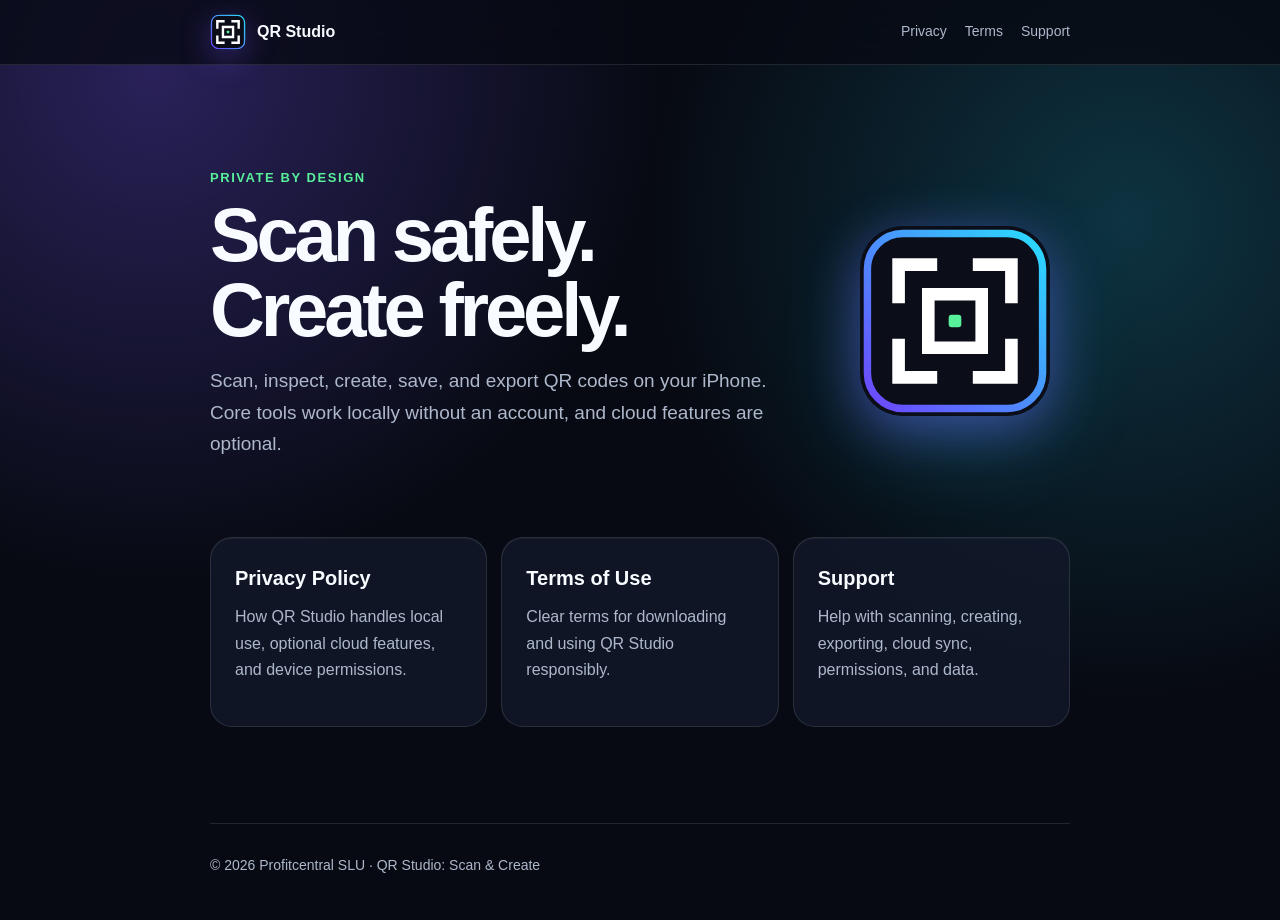
<file: index.html>
<!doctype html>
<html lang="en">
<head>
  <meta charset="utf-8">
  <meta name="viewport" content="width=device-width,initial-scale=1">
  <meta name="description" content="Official privacy, terms, and support pages for QR Studio: Scan & Create.">
  <title>QR Studio — Scan safely. Create freely.</title>
  <link rel="icon" href="app-icon.svg">
  <link rel="stylesheet" href="style.css">
</head>
<body>
  <header class="topbar">
    <a class="brand" href="index.html"><img src="app-icon.svg" alt=""><span>QR Studio</span></a>
    <nav><a href="privacy.html">Privacy</a><a href="terms.html">Terms</a><a href="support.html">Support</a></nav>
  </header>
  <main>
    <section class="hero">
      <div><div class="eyebrow">Private by design</div><h1>Scan safely.<br>Create freely.</h1><p class="lead">Scan, inspect, create, save, and export QR codes on your iPhone. Core tools work locally without an account, and cloud features are optional.</p></div>
      <img src="app-icon.svg" alt="QR Studio app icon">
    </section>
    <section class="cards" aria-label="Resources">
      <a class="card" href="privacy.html"><strong>Privacy Policy</strong><span>How QR Studio handles local use, optional cloud features, and device permissions.</span></a>
      <a class="card" href="terms.html"><strong>Terms of Use</strong><span>Clear terms for downloading and using QR Studio responsibly.</span></a>
      <a class="card" href="support.html"><strong>Support</strong><span>Help with scanning, creating, exporting, cloud sync, permissions, and data.</span></a>
    </section>
  </main>
  <footer>© 2026 Profitcentral SLU · QR Studio: Scan &amp; Create</footer>
</body>
</html>
</file>
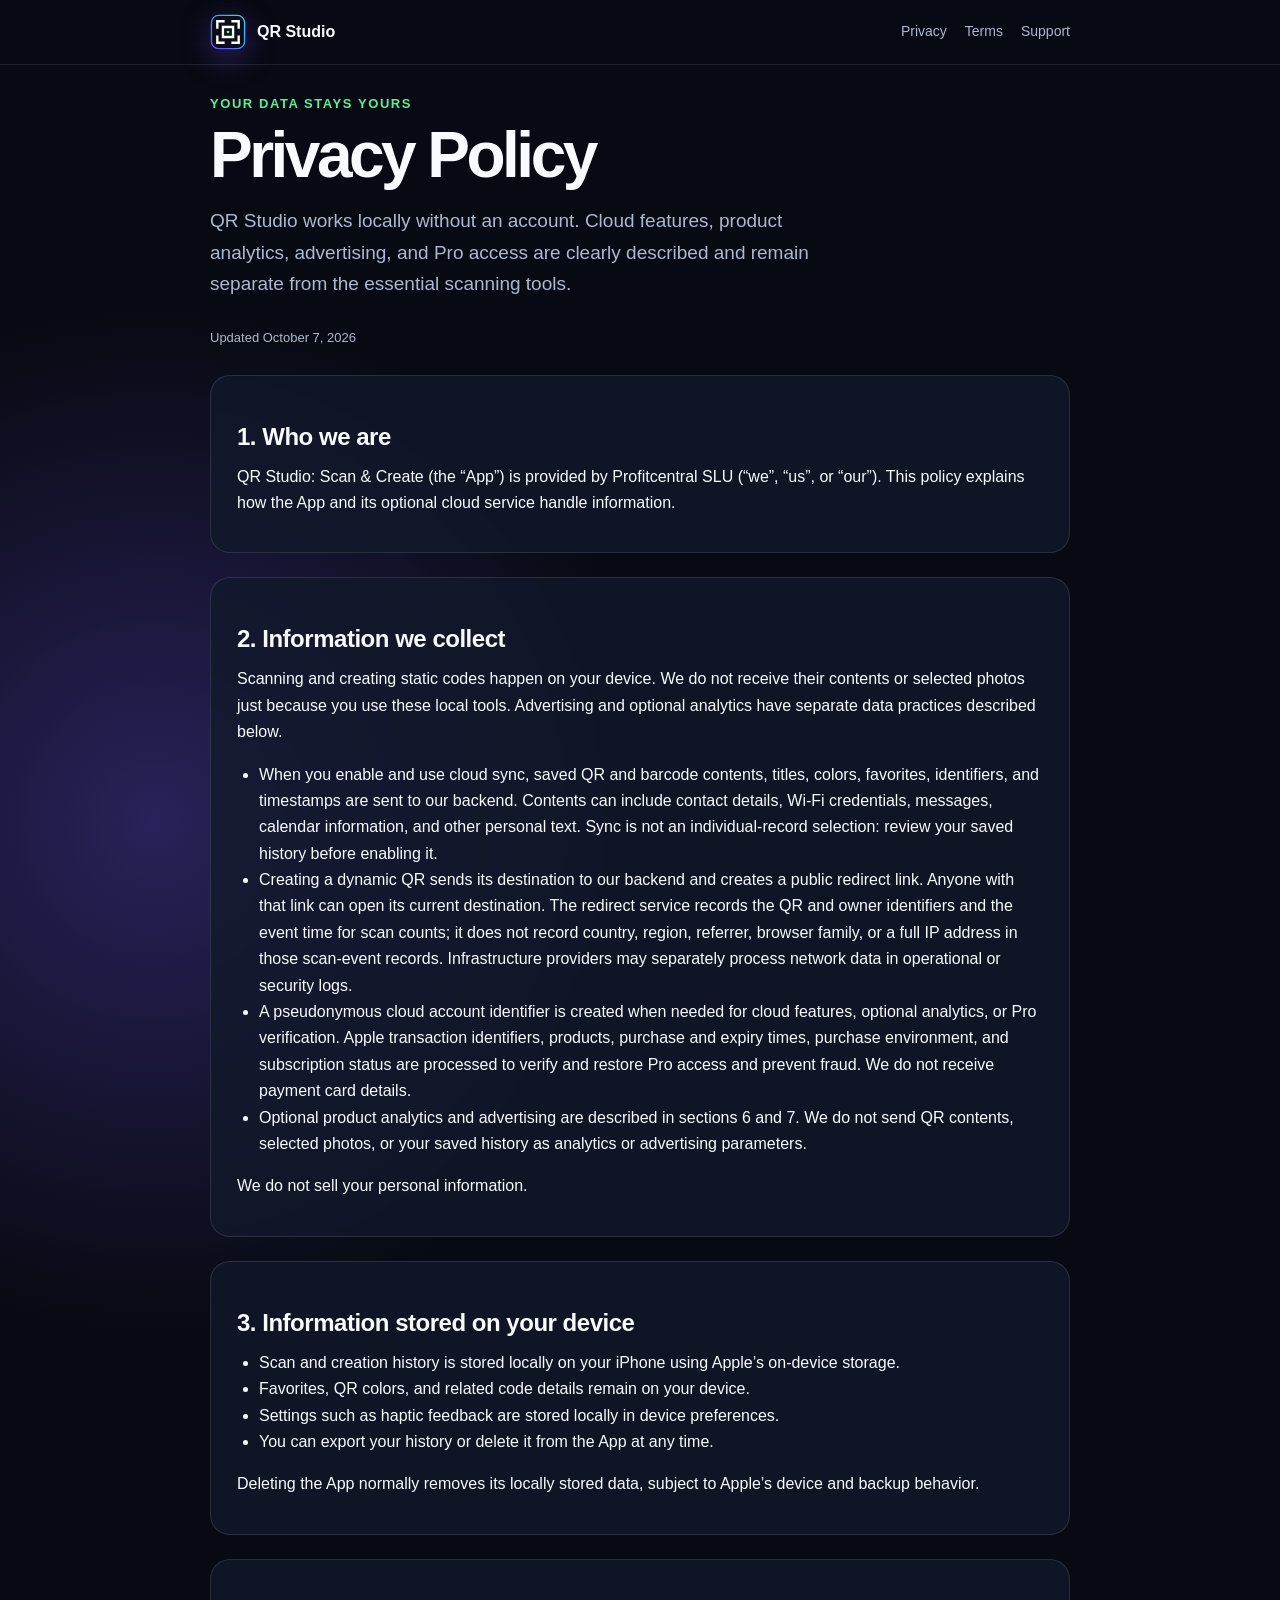
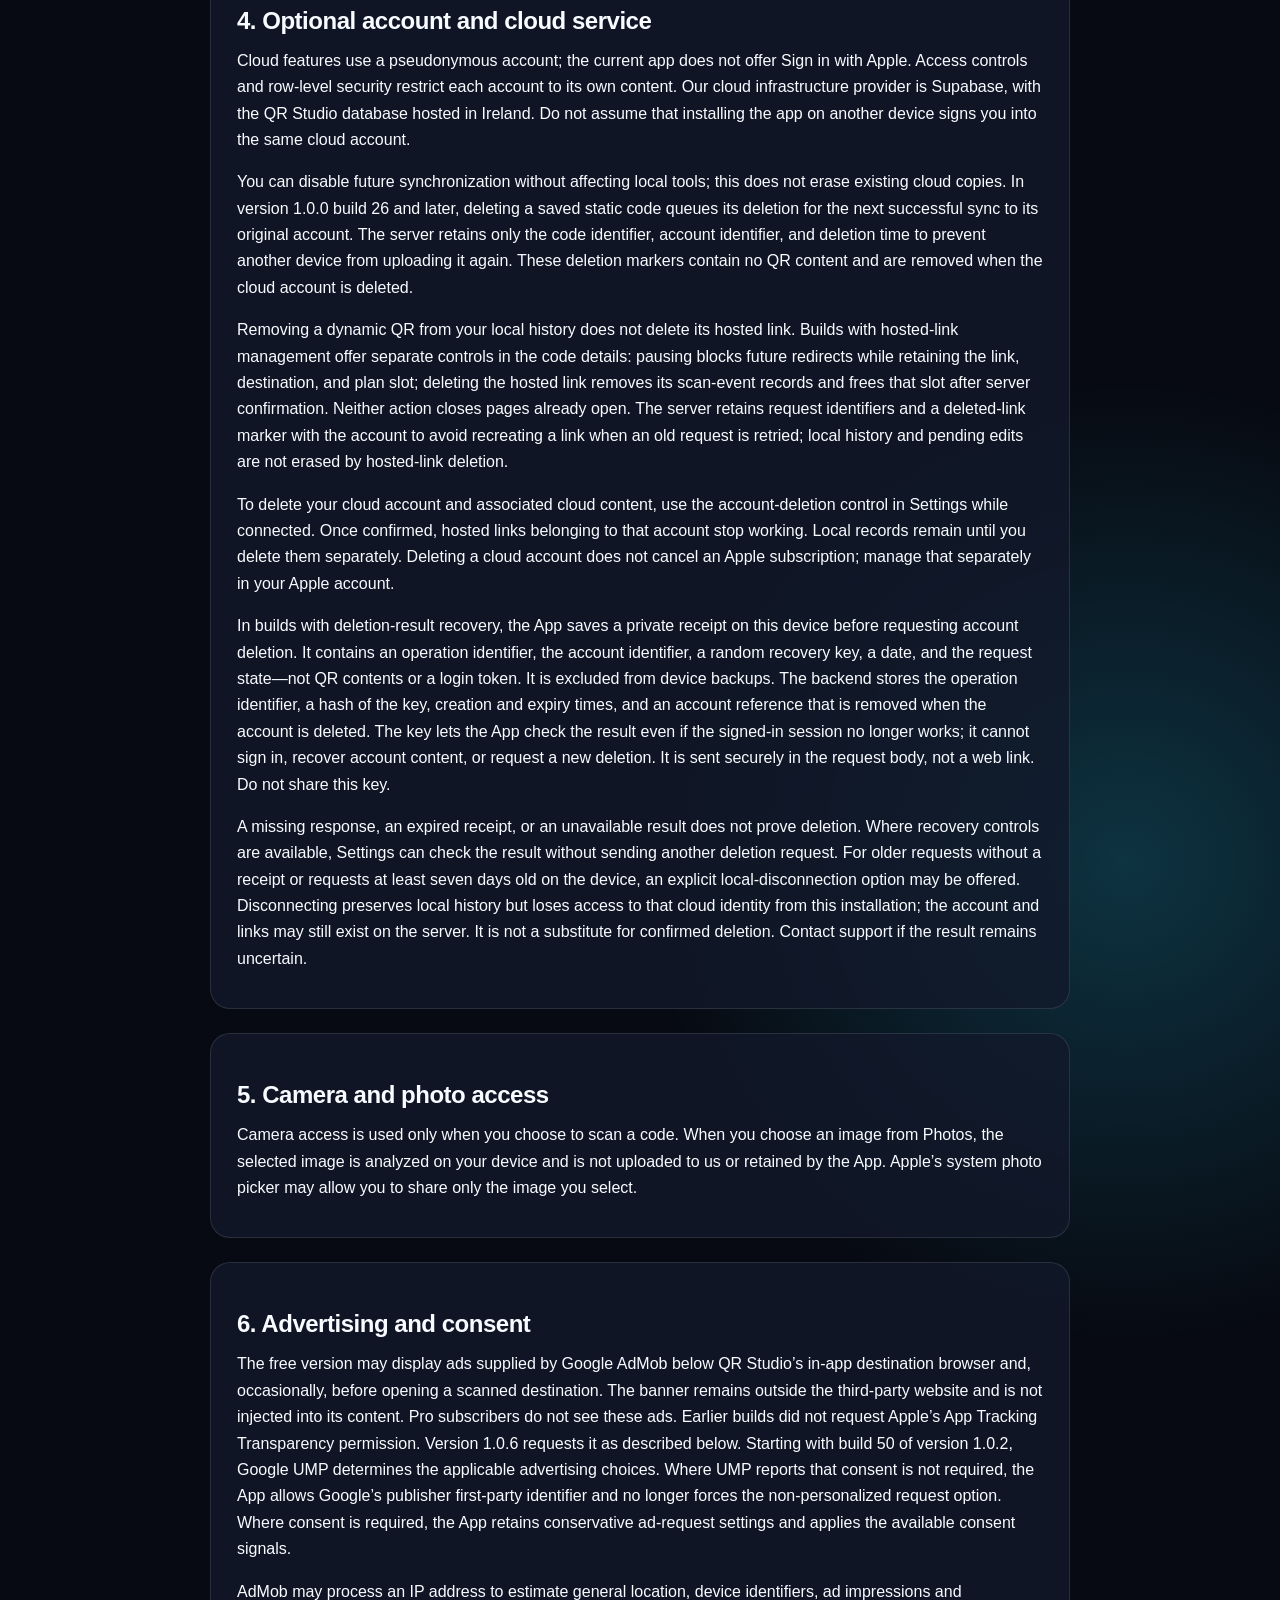
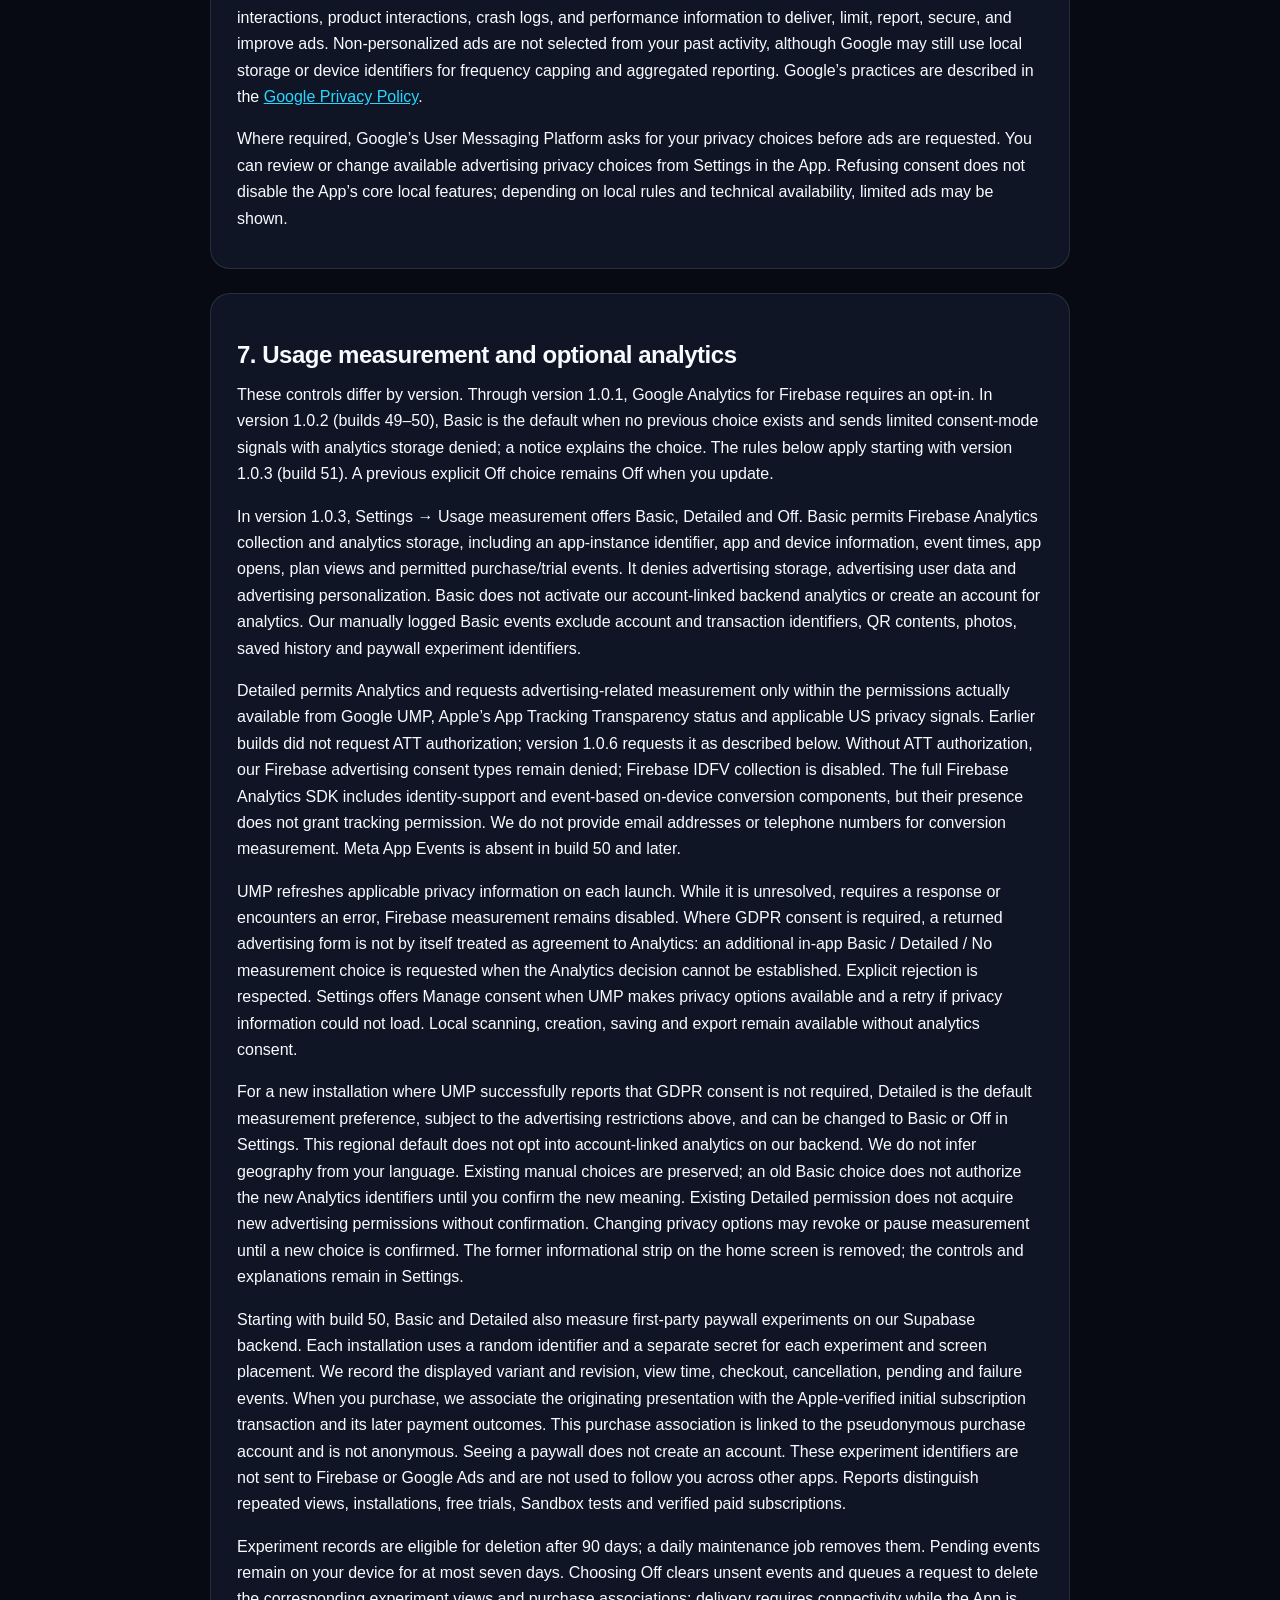
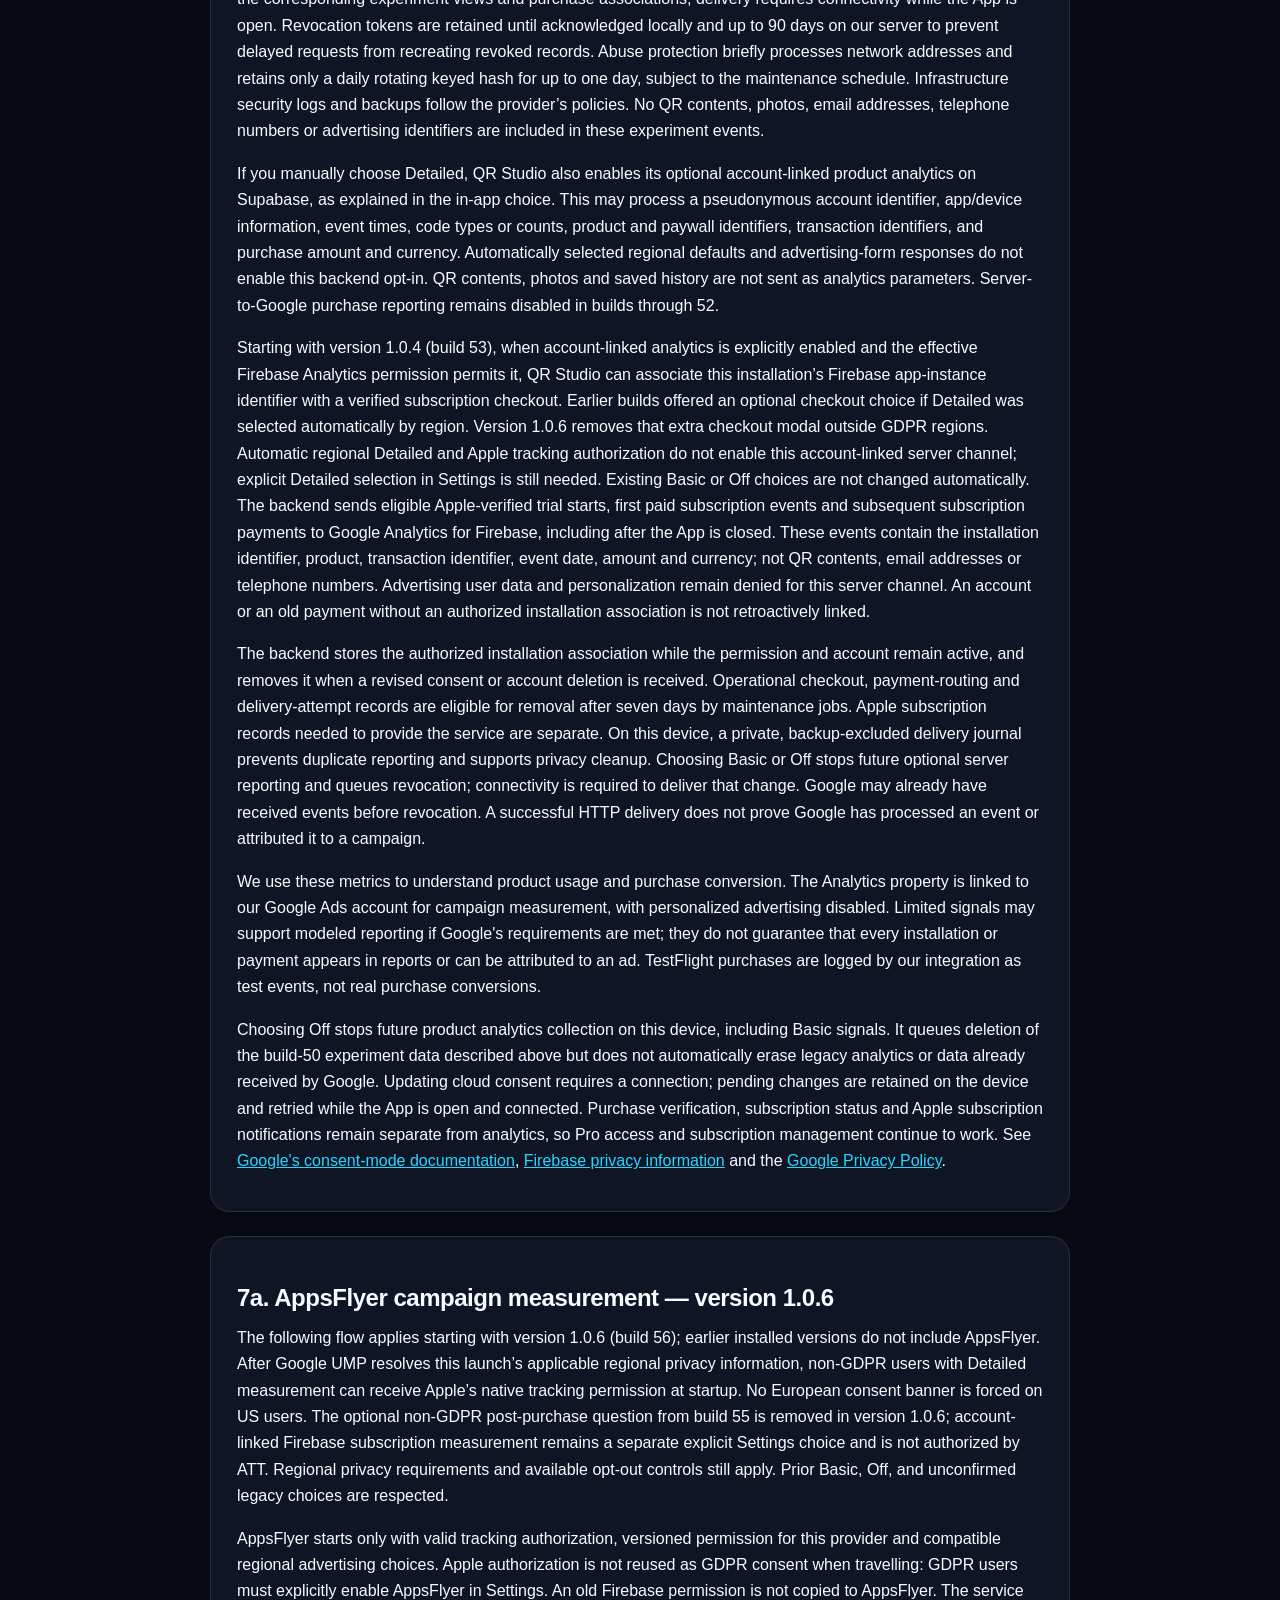
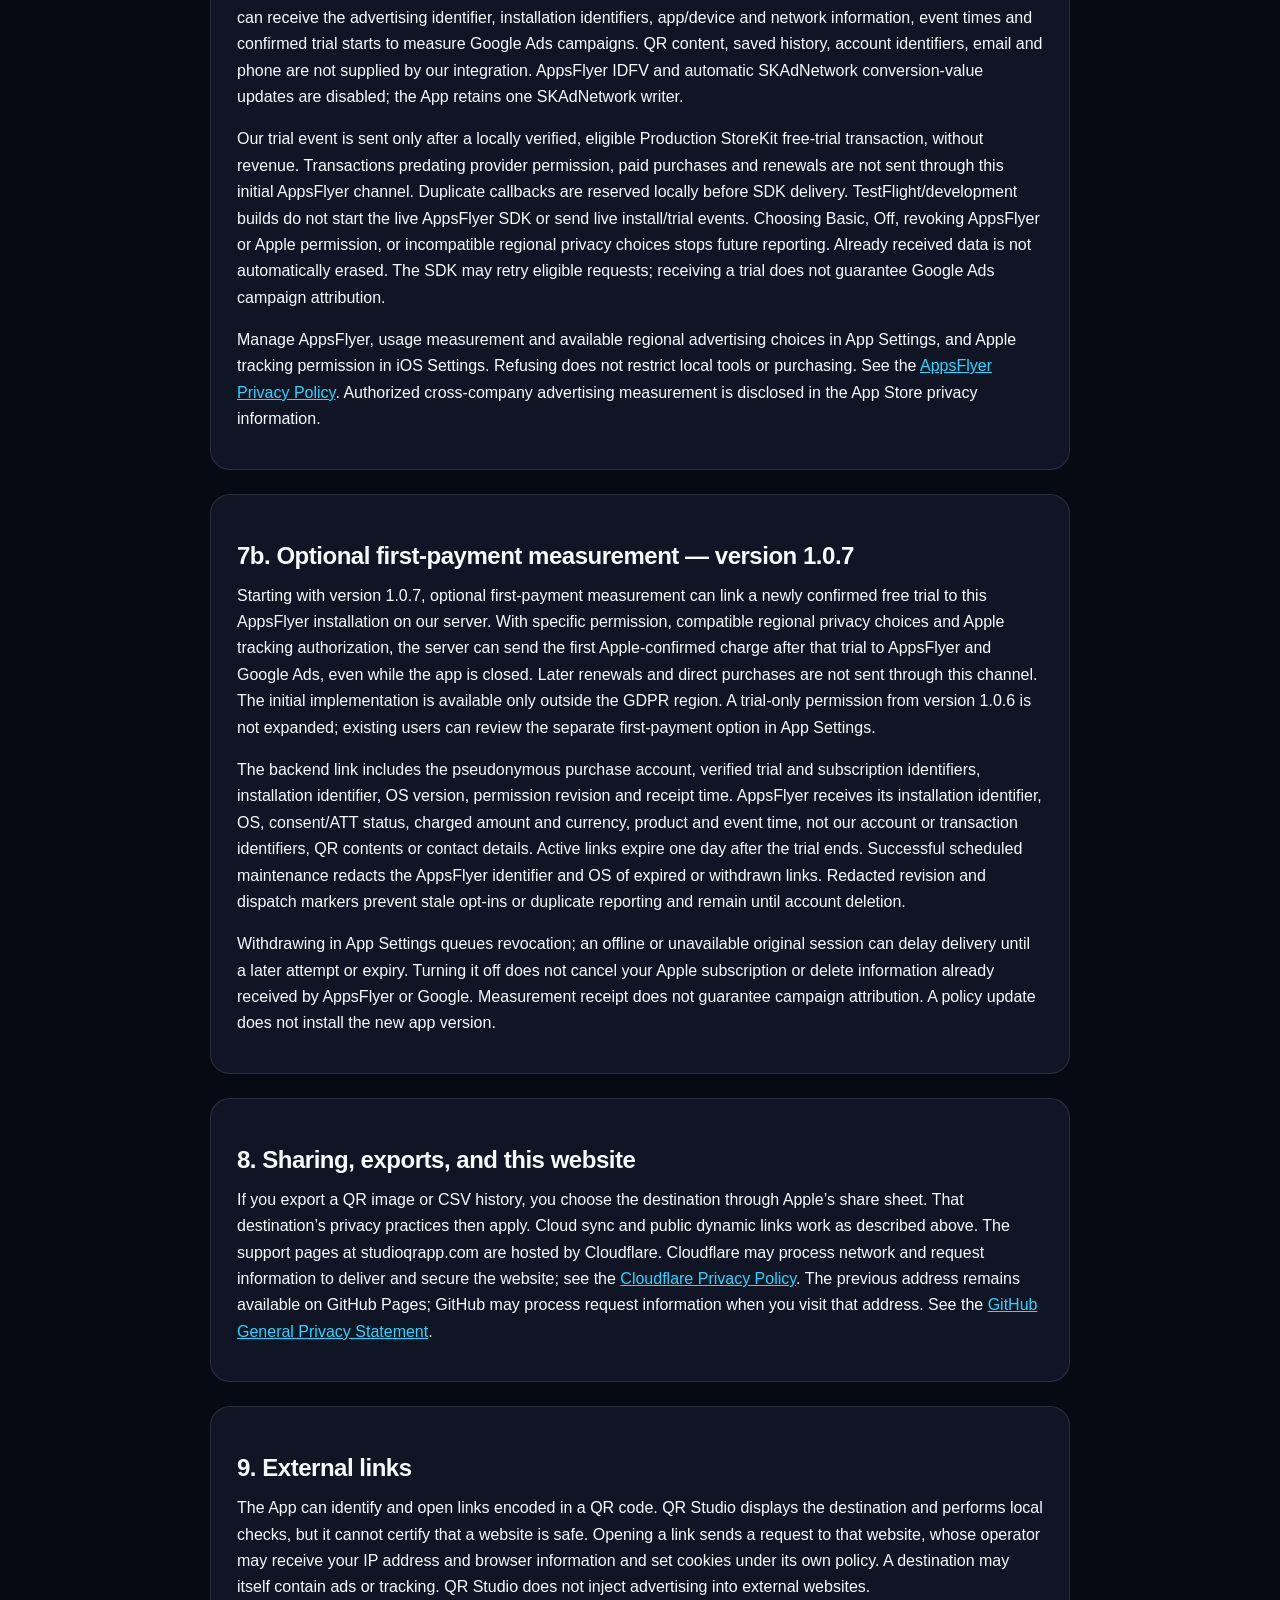
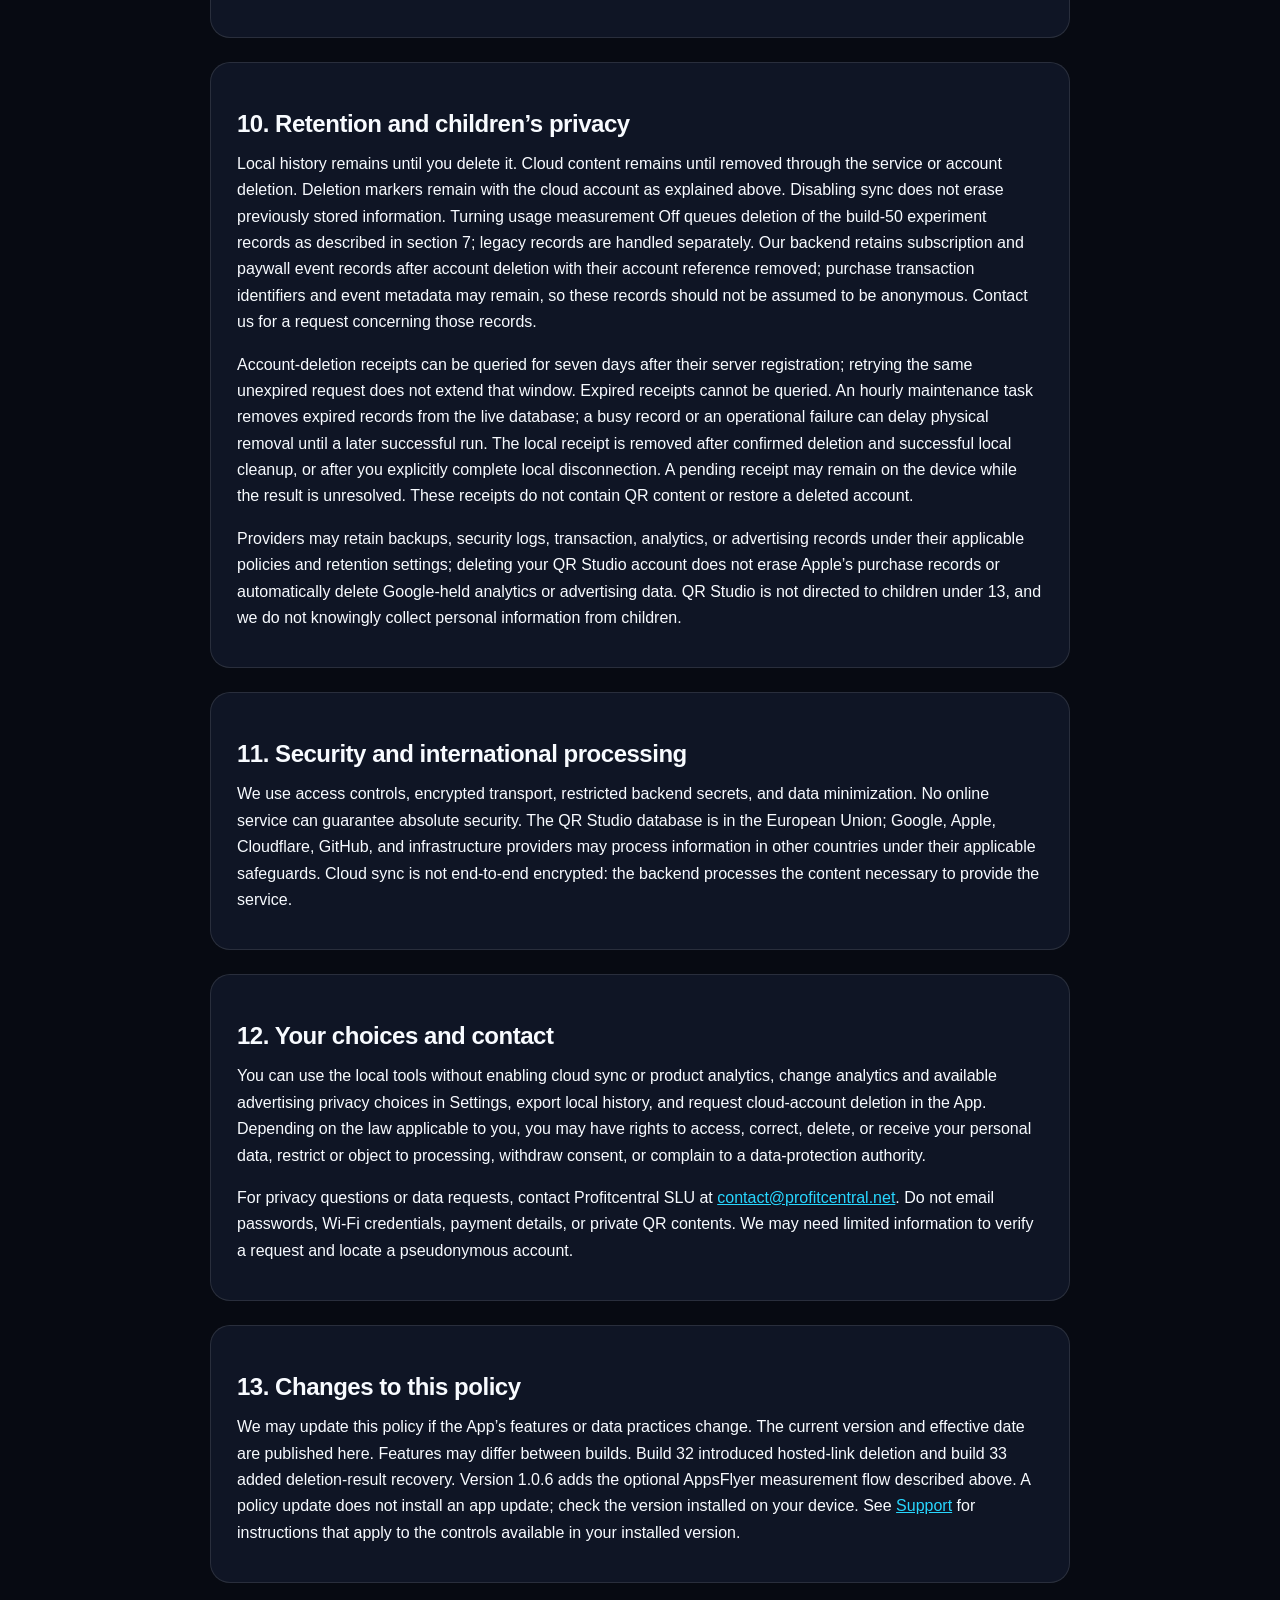
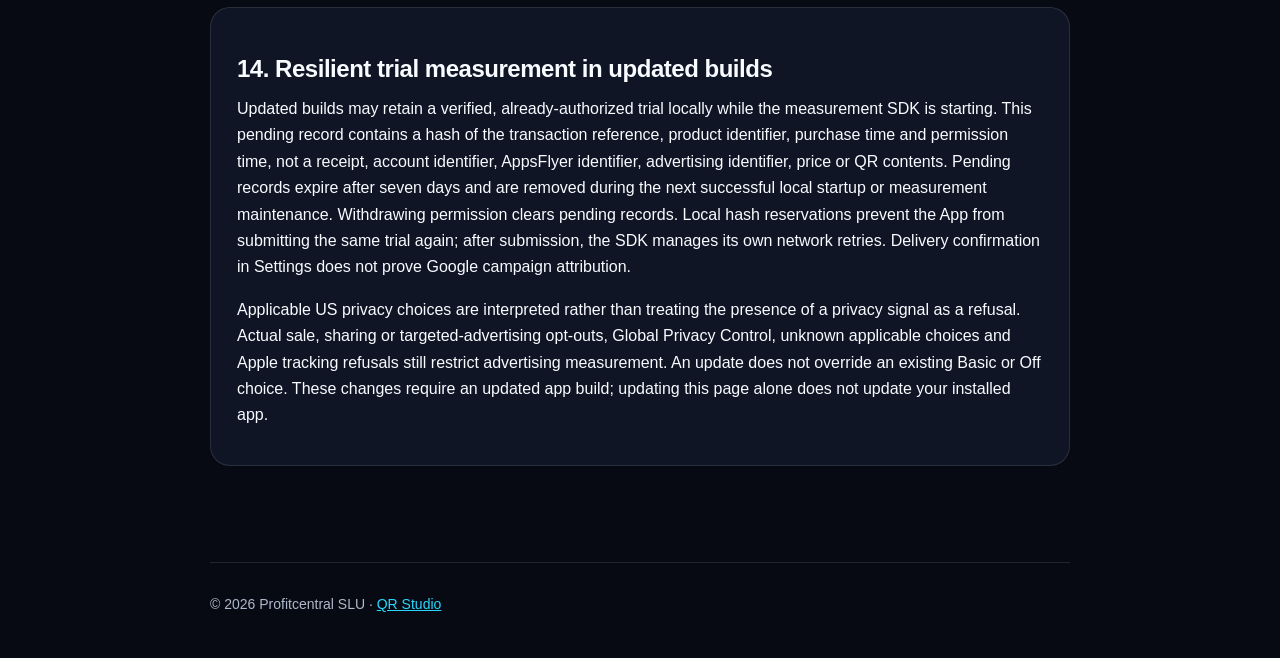
<file: privacy.html>
<!doctype html>
<html lang="en">
<head><meta charset="utf-8"><meta name="viewport" content="width=device-width,initial-scale=1"><title>Privacy Policy — QR Studio</title><link rel="icon" href="app-icon.svg"><link rel="stylesheet" href="style.css"></head>
<body>
  <header class="topbar"><a class="brand" href="index.html"><img src="app-icon.svg" alt=""><span>QR Studio</span></a><nav><a href="privacy.html">Privacy</a><a href="terms.html">Terms</a><a href="support.html">Support</a></nav></header>
  <main class="legal">
    <div class="eyebrow">Your data stays yours</div><h1>Privacy Policy</h1><p class="lead">QR Studio works locally without an account. Cloud features, product analytics, advertising, and Pro access are clearly described and remain separate from the essential scanning tools.</p><span class="updated">Updated October 7, 2026</span>
    <section class="section"><h2>1. Who we are</h2><p>QR Studio: Scan &amp; Create (the “App”) is provided by Profitcentral SLU (“we”, “us”, or “our”). This policy explains how the App and its optional cloud service handle information.</p></section>
    <section class="section"><h2>2. Information we collect</h2><p>Scanning and creating static codes happen on your device. We do not receive their contents or selected photos just because you use these local tools. Advertising and optional analytics have separate data practices described below.</p><ul><li>When you enable and use cloud sync, saved QR and barcode contents, titles, colors, favorites, identifiers, and timestamps are sent to our backend. Contents can include contact details, Wi-Fi credentials, messages, calendar information, and other personal text. Sync is not an individual-record selection: review your saved history before enabling it.</li><li>Creating a dynamic QR sends its destination to our backend and creates a public redirect link. Anyone with that link can open its current destination. The redirect service records the QR and owner identifiers and the event time for scan counts; it does not record country, region, referrer, browser family, or a full IP address in those scan-event records. Infrastructure providers may separately process network data in operational or security logs.</li><li>A pseudonymous cloud account identifier is created when needed for cloud features, optional analytics, or Pro verification. Apple transaction identifiers, products, purchase and expiry times, purchase environment, and subscription status are processed to verify and restore Pro access and prevent fraud. We do not receive payment card details.</li><li>Optional product analytics and advertising are described in sections 6 and 7. We do not send QR contents, selected photos, or your saved history as analytics or advertising parameters.</li></ul><p>We do not sell your personal information.</p></section>
    <section class="section"><h2>3. Information stored on your device</h2><ul><li>Scan and creation history is stored locally on your iPhone using Apple’s on-device storage.</li><li>Favorites, QR colors, and related code details remain on your device.</li><li>Settings such as haptic feedback are stored locally in device preferences.</li><li>You can export your history or delete it from the App at any time.</li></ul><p>Deleting the App normally removes its locally stored data, subject to Apple’s device and backup behavior.</p></section>
    <section class="section"><h2>4. Optional account and cloud service</h2><p>Cloud features use a pseudonymous account; the current app does not offer Sign in with Apple. Access controls and row-level security restrict each account to its own content. Our cloud infrastructure provider is Supabase, with the QR Studio database hosted in Ireland. Do not assume that installing the app on another device signs you into the same cloud account.</p><p>You can disable future synchronization without affecting local tools; this does not erase existing cloud copies. In version 1.0.0 build 26 and later, deleting a saved static code queues its deletion for the next successful sync to its original account. The server retains only the code identifier, account identifier, and deletion time to prevent another device from uploading it again. These deletion markers contain no QR content and are removed when the cloud account is deleted.</p><p>Removing a dynamic QR from your local history does not delete its hosted link. Builds with hosted-link management offer separate controls in the code details: pausing blocks future redirects while retaining the link, destination, and plan slot; deleting the hosted link removes its scan-event records and frees that slot after server confirmation. Neither action closes pages already open. The server retains request identifiers and a deleted-link marker with the account to avoid recreating a link when an old request is retried; local history and pending edits are not erased by hosted-link deletion.</p><p>To delete your cloud account and associated cloud content, use the account-deletion control in Settings while connected. Once confirmed, hosted links belonging to that account stop working. Local records remain until you delete them separately. Deleting a cloud account does not cancel an Apple subscription; manage that separately in your Apple account.</p><p>In builds with deletion-result recovery, the App saves a private receipt on this device before requesting account deletion. It contains an operation identifier, the account identifier, a random recovery key, a date, and the request state—not QR contents or a login token. It is excluded from device backups. The backend stores the operation identifier, a hash of the key, creation and expiry times, and an account reference that is removed when the account is deleted. The key lets the App check the result even if the signed-in session no longer works; it cannot sign in, recover account content, or request a new deletion. It is sent securely in the request body, not a web link. Do not share this key.</p><p>A missing response, an expired receipt, or an unavailable result does not prove deletion. Where recovery controls are available, Settings can check the result without sending another deletion request. For older requests without a receipt or requests at least seven days old on the device, an explicit local-disconnection option may be offered. Disconnecting preserves local history but loses access to that cloud identity from this installation; the account and links may still exist on the server. It is not a substitute for confirmed deletion. Contact support if the result remains uncertain.</p></section>
    <section class="section"><h2>5. Camera and photo access</h2><p>Camera access is used only when you choose to scan a code. When you choose an image from Photos, the selected image is analyzed on your device and is not uploaded to us or retained by the App. Apple’s system photo picker may allow you to share only the image you select.</p></section>
    <section class="section"><h2>6. Advertising and consent</h2><p>The free version may display ads supplied by Google AdMob below QR Studio’s in-app destination browser and, occasionally, before opening a scanned destination. The banner remains outside the third-party website and is not injected into its content. Pro subscribers do not see these ads. Earlier builds did not request Apple’s App Tracking Transparency permission. Version 1.0.6 requests it as described below. Starting with build 50 of version 1.0.2, Google UMP determines the applicable advertising choices. Where UMP reports that consent is not required, the App allows Google’s publisher first-party identifier and no longer forces the non-personalized request option. Where consent is required, the App retains conservative ad-request settings and applies the available consent signals.</p><p>AdMob may process an IP address to estimate general location, device identifiers, ad impressions and interactions, product interactions, crash logs, and performance information to deliver, limit, report, secure, and improve ads. Non-personalized ads are not selected from your past activity, although Google may still use local storage or device identifiers for frequency capping and aggregated reporting. Google’s practices are described in the <a href="https://policies.google.com/privacy">Google Privacy Policy</a>.</p><p>Where required, Google’s User Messaging Platform asks for your privacy choices before ads are requested. You can review or change available advertising privacy choices from Settings in the App. Refusing consent does not disable the App’s core local features; depending on local rules and technical availability, limited ads may be shown.</p></section>
    <section class="section"><h2>7. Usage measurement and optional analytics</h2><p>These controls differ by version. Through version 1.0.1, Google Analytics for Firebase requires an opt-in. In version 1.0.2 (builds 49–50), Basic is the default when no previous choice exists and sends limited consent-mode signals with analytics storage denied; a notice explains the choice. The rules below apply starting with version 1.0.3 (build 51). A previous explicit Off choice remains Off when you update.</p><p>In version 1.0.3, Settings → Usage measurement offers Basic, Detailed and Off. Basic permits Firebase Analytics collection and analytics storage, including an app-instance identifier, app and device information, event times, app opens, plan views and permitted purchase/trial events. It denies advertising storage, advertising user data and advertising personalization. Basic does not activate our account-linked backend analytics or create an account for analytics. Our manually logged Basic events exclude account and transaction identifiers, QR contents, photos, saved history and paywall experiment identifiers.</p><p>Detailed permits Analytics and requests advertising-related measurement only within the permissions actually available from Google UMP, Apple’s App Tracking Transparency status and applicable US privacy signals. Earlier builds did not request ATT authorization; version 1.0.6 requests it as described below. Without ATT authorization, our Firebase advertising consent types remain denied; Firebase IDFV collection is disabled. The full Firebase Analytics SDK includes identity-support and event-based on-device conversion components, but their presence does not grant tracking permission. We do not provide email addresses or telephone numbers for conversion measurement. Meta App Events is absent in build 50 and later.</p><p>UMP refreshes applicable privacy information on each launch. While it is unresolved, requires a response or encounters an error, Firebase measurement remains disabled. Where GDPR consent is required, a returned advertising form is not by itself treated as agreement to Analytics: an additional in-app Basic / Detailed / No measurement choice is requested when the Analytics decision cannot be established. Explicit rejection is respected. Settings offers Manage consent when UMP makes privacy options available and a retry if privacy information could not load. Local scanning, creation, saving and export remain available without analytics consent.</p><p>For a new installation where UMP successfully reports that GDPR consent is not required, Detailed is the default measurement preference, subject to the advertising restrictions above, and can be changed to Basic or Off in Settings. This regional default does not opt into account-linked analytics on our backend. We do not infer geography from your language. Existing manual choices are preserved; an old Basic choice does not authorize the new Analytics identifiers until you confirm the new meaning. Existing Detailed permission does not acquire new advertising permissions without confirmation. Changing privacy options may revoke or pause measurement until a new choice is confirmed. The former informational strip on the home screen is removed; the controls and explanations remain in Settings.</p><p>Starting with build 50, Basic and Detailed also measure first-party paywall experiments on our Supabase backend. Each installation uses a random identifier and a separate secret for each experiment and screen placement. We record the displayed variant and revision, view time, checkout, cancellation, pending and failure events. When you purchase, we associate the originating presentation with the Apple-verified initial subscription transaction and its later payment outcomes. This purchase association is linked to the pseudonymous purchase account and is not anonymous. Seeing a paywall does not create an account. These experiment identifiers are not sent to Firebase or Google Ads and are not used to follow you across other apps. Reports distinguish repeated views, installations, free trials, Sandbox tests and verified paid subscriptions.</p><p>Experiment records are eligible for deletion after 90 days; a daily maintenance job removes them. Pending events remain on your device for at most seven days. Choosing Off clears unsent events and queues a request to delete the corresponding experiment views and purchase associations; delivery requires connectivity while the App is open. Revocation tokens are retained until acknowledged locally and up to 90 days on our server to prevent delayed requests from recreating revoked records. Abuse protection briefly processes network addresses and retains only a daily rotating keyed hash for up to one day, subject to the maintenance schedule. Infrastructure security logs and backups follow the provider’s policies. No QR contents, photos, email addresses, telephone numbers or advertising identifiers are included in these experiment events.</p><p>If you manually choose Detailed, QR Studio also enables its optional account-linked product analytics on Supabase, as explained in the in-app choice. This may process a pseudonymous account identifier, app/device information, event times, code types or counts, product and paywall identifiers, transaction identifiers, and purchase amount and currency. Automatically selected regional defaults and advertising-form responses do not enable this backend opt-in. QR contents, photos and saved history are not sent as analytics parameters. Server-to-Google purchase reporting remains disabled in builds through 52.</p><p>Starting with version 1.0.4 (build 53), when account-linked analytics is explicitly enabled and the effective Firebase Analytics permission permits it, QR Studio can associate this installation’s Firebase app-instance identifier with a verified subscription checkout. Earlier builds offered an optional checkout choice if Detailed was selected automatically by region. Version 1.0.6 removes that extra checkout modal outside GDPR regions. Automatic regional Detailed and Apple tracking authorization do not enable this account-linked server channel; explicit Detailed selection in Settings is still needed. Existing Basic or Off choices are not changed automatically. The backend sends eligible Apple-verified trial starts, first paid subscription events and subsequent subscription payments to Google Analytics for Firebase, including after the App is closed. These events contain the installation identifier, product, transaction identifier, event date, amount and currency; not QR contents, email addresses or telephone numbers. Advertising user data and personalization remain denied for this server channel. An account or an old payment without an authorized installation association is not retroactively linked.</p><p>The backend stores the authorized installation association while the permission and account remain active, and removes it when a revised consent or account deletion is received. Operational checkout, payment-routing and delivery-attempt records are eligible for removal after seven days by maintenance jobs. Apple subscription records needed to provide the service are separate. On this device, a private, backup-excluded delivery journal prevents duplicate reporting and supports privacy cleanup. Choosing Basic or Off stops future optional server reporting and queues revocation; connectivity is required to deliver that change. Google may already have received events before revocation. A successful HTTP delivery does not prove Google has processed an event or attributed it to a campaign.</p><p>We use these metrics to understand product usage and purchase conversion. The Analytics property is linked to our Google Ads account for campaign measurement, with personalized advertising disabled. Limited signals may support modeled reporting if Google's requirements are met; they do not guarantee that every installation or payment appears in reports or can be attributed to an ad. TestFlight purchases are logged by our integration as test events, not real purchase conversions.</p><p>Choosing Off stops future product analytics collection on this device, including Basic signals. It queues deletion of the build-50 experiment data described above but does not automatically erase legacy analytics or data already received by Google. Updating cloud consent requires a connection; pending changes are retained on the device and retried while the App is open and connected. Purchase verification, subscription status and Apple subscription notifications remain separate from analytics, so Pro access and subscription management continue to work. See <a href="https://developers.google.com/tag-platform/security/concepts/consent-mode">Google's consent-mode documentation</a>, <a href="https://firebase.google.com/support/privacy">Firebase privacy information</a> and the <a href="https://policies.google.com/privacy">Google Privacy Policy</a>.</p></section>
    <section class="section"><h2>7a. AppsFlyer campaign measurement — version 1.0.6</h2><p>The following flow applies starting with version 1.0.6 (build 56); earlier installed versions do not include AppsFlyer. After Google UMP resolves this launch’s applicable regional privacy information, non-GDPR users with Detailed measurement can receive Apple’s native tracking permission at startup. No European consent banner is forced on US users. The optional non-GDPR post-purchase question from build 55 is removed in version 1.0.6; account-linked Firebase subscription measurement remains a separate explicit Settings choice and is not authorized by ATT. Regional privacy requirements and available opt-out controls still apply. Prior Basic, Off, and unconfirmed legacy choices are respected.</p><p>AppsFlyer starts only with valid tracking authorization, versioned permission for this provider and compatible regional advertising choices. Apple authorization is not reused as GDPR consent when travelling: GDPR users must explicitly enable AppsFlyer in Settings. An old Firebase permission is not copied to AppsFlyer. The service can receive the advertising identifier, installation identifiers, app/device and network information, event times and confirmed trial starts to measure Google Ads campaigns. QR content, saved history, account identifiers, email and phone are not supplied by our integration. AppsFlyer IDFV and automatic SKAdNetwork conversion-value updates are disabled; the App retains one SKAdNetwork writer.</p><p>Our trial event is sent only after a locally verified, eligible Production StoreKit free-trial transaction, without revenue. Transactions predating provider permission, paid purchases and renewals are not sent through this initial AppsFlyer channel. Duplicate callbacks are reserved locally before SDK delivery. TestFlight/development builds do not start the live AppsFlyer SDK or send live install/trial events. Choosing Basic, Off, revoking AppsFlyer or Apple permission, or incompatible regional privacy choices stops future reporting. Already received data is not automatically erased. The SDK may retry eligible requests; receiving a trial does not guarantee Google Ads campaign attribution.</p><p>Manage AppsFlyer, usage measurement and available regional advertising choices in App Settings, and Apple tracking permission in iOS Settings. Refusing does not restrict local tools or purchasing. See the <a href="https://www.appsflyer.com/legal/privacy-policy/">AppsFlyer Privacy Policy</a>. Authorized cross-company advertising measurement is disclosed in the App Store privacy information.</p></section>
    <section class="section"><h2>7b. Optional first-payment measurement — version 1.0.7</h2><p>Starting with version 1.0.7, optional first-payment measurement can link a newly confirmed free trial to this AppsFlyer installation on our server. With specific permission, compatible regional privacy choices and Apple tracking authorization, the server can send the first Apple-confirmed charge after that trial to AppsFlyer and Google Ads, even while the app is closed. Later renewals and direct purchases are not sent through this channel. The initial implementation is available only outside the GDPR region. A trial-only permission from version 1.0.6 is not expanded; existing users can review the separate first-payment option in App Settings.</p><p>The backend link includes the pseudonymous purchase account, verified trial and subscription identifiers, installation identifier, OS version, permission revision and receipt time. AppsFlyer receives its installation identifier, OS, consent/ATT status, charged amount and currency, product and event time, not our account or transaction identifiers, QR contents or contact details. Active links expire one day after the trial ends. Successful scheduled maintenance redacts the AppsFlyer identifier and OS of expired or withdrawn links. Redacted revision and dispatch markers prevent stale opt-ins or duplicate reporting and remain until account deletion.</p><p>Withdrawing in App Settings queues revocation; an offline or unavailable original session can delay delivery until a later attempt or expiry. Turning it off does not cancel your Apple subscription or delete information already received by AppsFlyer or Google. Measurement receipt does not guarantee campaign attribution. A policy update does not install the new app version.</p></section>
    <section class="section"><h2>8. Sharing, exports, and this website</h2><p>If you export a QR image or CSV history, you choose the destination through Apple’s share sheet. That destination’s privacy practices then apply. Cloud sync and public dynamic links work as described above. The support pages at studioqrapp.com are hosted by Cloudflare. Cloudflare may process network and request information to deliver and secure the website; see the <a href="https://www.cloudflare.com/privacypolicy/">Cloudflare Privacy Policy</a>. The previous address remains available on GitHub Pages; GitHub may process request information when you visit that address. See the <a href="https://docs.github.com/en/site-policy/privacy-policies/github-general-privacy-statement">GitHub General Privacy Statement</a>.</p></section>
    <section class="section"><h2>9. External links</h2><p>The App can identify and open links encoded in a QR code. QR Studio displays the destination and performs local checks, but it cannot certify that a website is safe. Opening a link sends a request to that website, whose operator may receive your IP address and browser information and set cookies under its own policy. A destination may itself contain ads or tracking. QR Studio does not inject advertising into external websites.</p></section>
    <section class="section"><h2>10. Retention and children’s privacy</h2><p>Local history remains until you delete it. Cloud content remains until removed through the service or account deletion. Deletion markers remain with the cloud account as explained above. Disabling sync does not erase previously stored information. Turning usage measurement Off queues deletion of the build-50 experiment records as described in section 7; legacy records are handled separately. Our backend retains subscription and paywall event records after account deletion with their account reference removed; purchase transaction identifiers and event metadata may remain, so these records should not be assumed to be anonymous. Contact us for a request concerning those records.</p><p>Account-deletion receipts can be queried for seven days after their server registration; retrying the same unexpired request does not extend that window. Expired receipts cannot be queried. An hourly maintenance task removes expired records from the live database; a busy record or an operational failure can delay physical removal until a later successful run. The local receipt is removed after confirmed deletion and successful local cleanup, or after you explicitly complete local disconnection. A pending receipt may remain on the device while the result is unresolved. These receipts do not contain QR content or restore a deleted account.</p><p>Providers may retain backups, security logs, transaction, analytics, or advertising records under their applicable policies and retention settings; deleting your QR Studio account does not erase Apple’s purchase records or automatically delete Google-held analytics or advertising data. QR Studio is not directed to children under 13, and we do not knowingly collect personal information from children.</p></section>
    <section class="section"><h2>11. Security and international processing</h2><p>We use access controls, encrypted transport, restricted backend secrets, and data minimization. No online service can guarantee absolute security. The QR Studio database is in the European Union; Google, Apple, Cloudflare, GitHub, and infrastructure providers may process information in other countries under their applicable safeguards. Cloud sync is not end-to-end encrypted: the backend processes the content necessary to provide the service.</p></section>
    <section class="section"><h2>12. Your choices and contact</h2><p>You can use the local tools without enabling cloud sync or product analytics, change analytics and available advertising privacy choices in Settings, export local history, and request cloud-account deletion in the App. Depending on the law applicable to you, you may have rights to access, correct, delete, or receive your personal data, restrict or object to processing, withdraw consent, or complain to a data-protection authority.</p><p>For privacy questions or data requests, contact Profitcentral SLU at <a href="mailto:contact@profitcentral.net">contact@profitcentral.net</a>. Do not email passwords, Wi-Fi credentials, payment details, or private QR contents. We may need limited information to verify a request and locate a pseudonymous account.</p></section>
    <section class="section"><h2>13. Changes to this policy</h2><p>We may update this policy if the App’s features or data practices change. The current version and effective date are published here. Features may differ between builds. Build 32 introduced hosted-link deletion and build 33 added deletion-result recovery. Version 1.0.6 adds the optional AppsFlyer measurement flow described above. A policy update does not install an app update; check the version installed on your device. See <a href="support.html">Support</a> for instructions that apply to the controls available in your installed version.</p></section>
    <section class="section"><h2>14. Resilient trial measurement in updated builds</h2><p>Updated builds may retain a verified, already-authorized trial locally while the measurement SDK is starting. This pending record contains a hash of the transaction reference, product identifier, purchase time and permission time, not a receipt, account identifier, AppsFlyer identifier, advertising identifier, price or QR contents. Pending records expire after seven days and are removed during the next successful local startup or measurement maintenance. Withdrawing permission clears pending records. Local hash reservations prevent the App from submitting the same trial again; after submission, the SDK manages its own network retries. Delivery confirmation in Settings does not prove Google campaign attribution.</p><p>Applicable US privacy choices are interpreted rather than treating the presence of a privacy signal as a refusal. Actual sale, sharing or targeted-advertising opt-outs, Global Privacy Control, unknown applicable choices and Apple tracking refusals still restrict advertising measurement. An update does not override an existing Basic or Off choice. These changes require an updated app build; updating this page alone does not update your installed app.</p></section>
  </main>
  <footer>© 2026 Profitcentral SLU · <a href="index.html">QR Studio</a></footer>
</body>
</html>
</file>
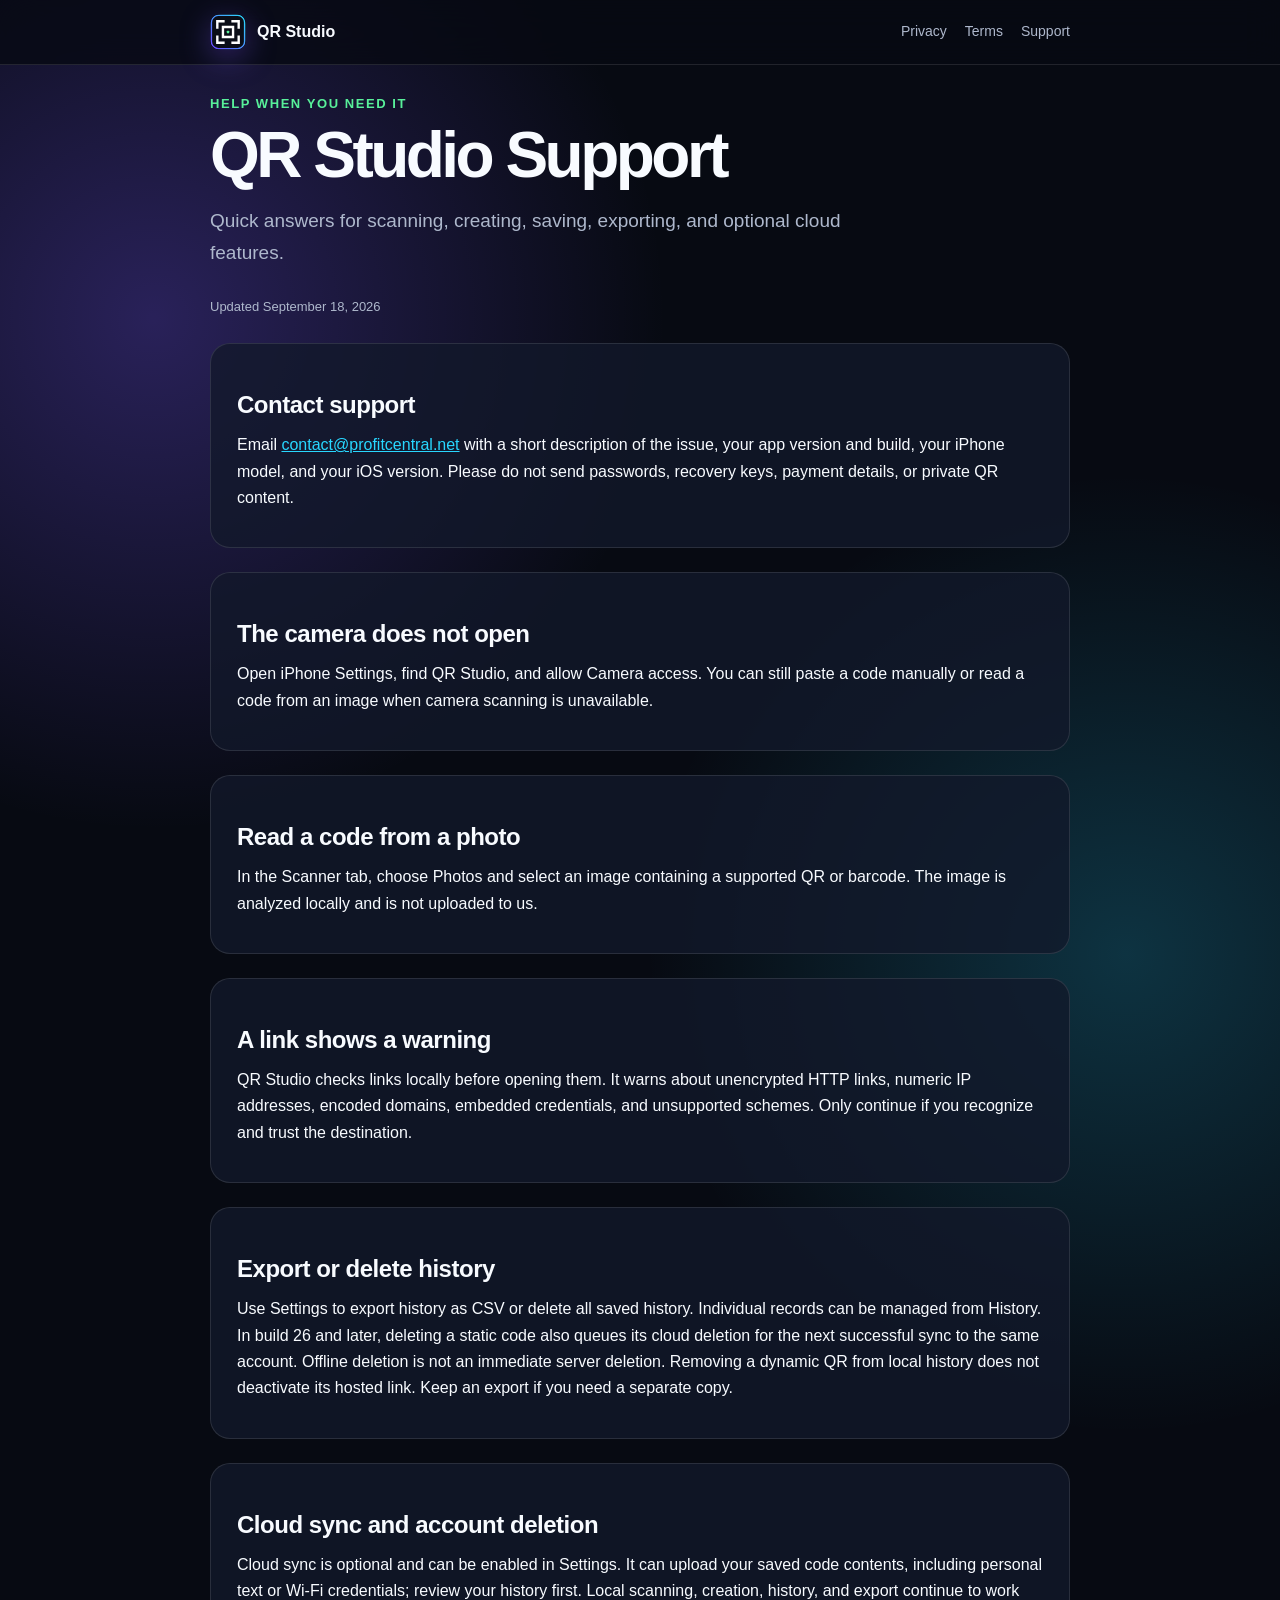
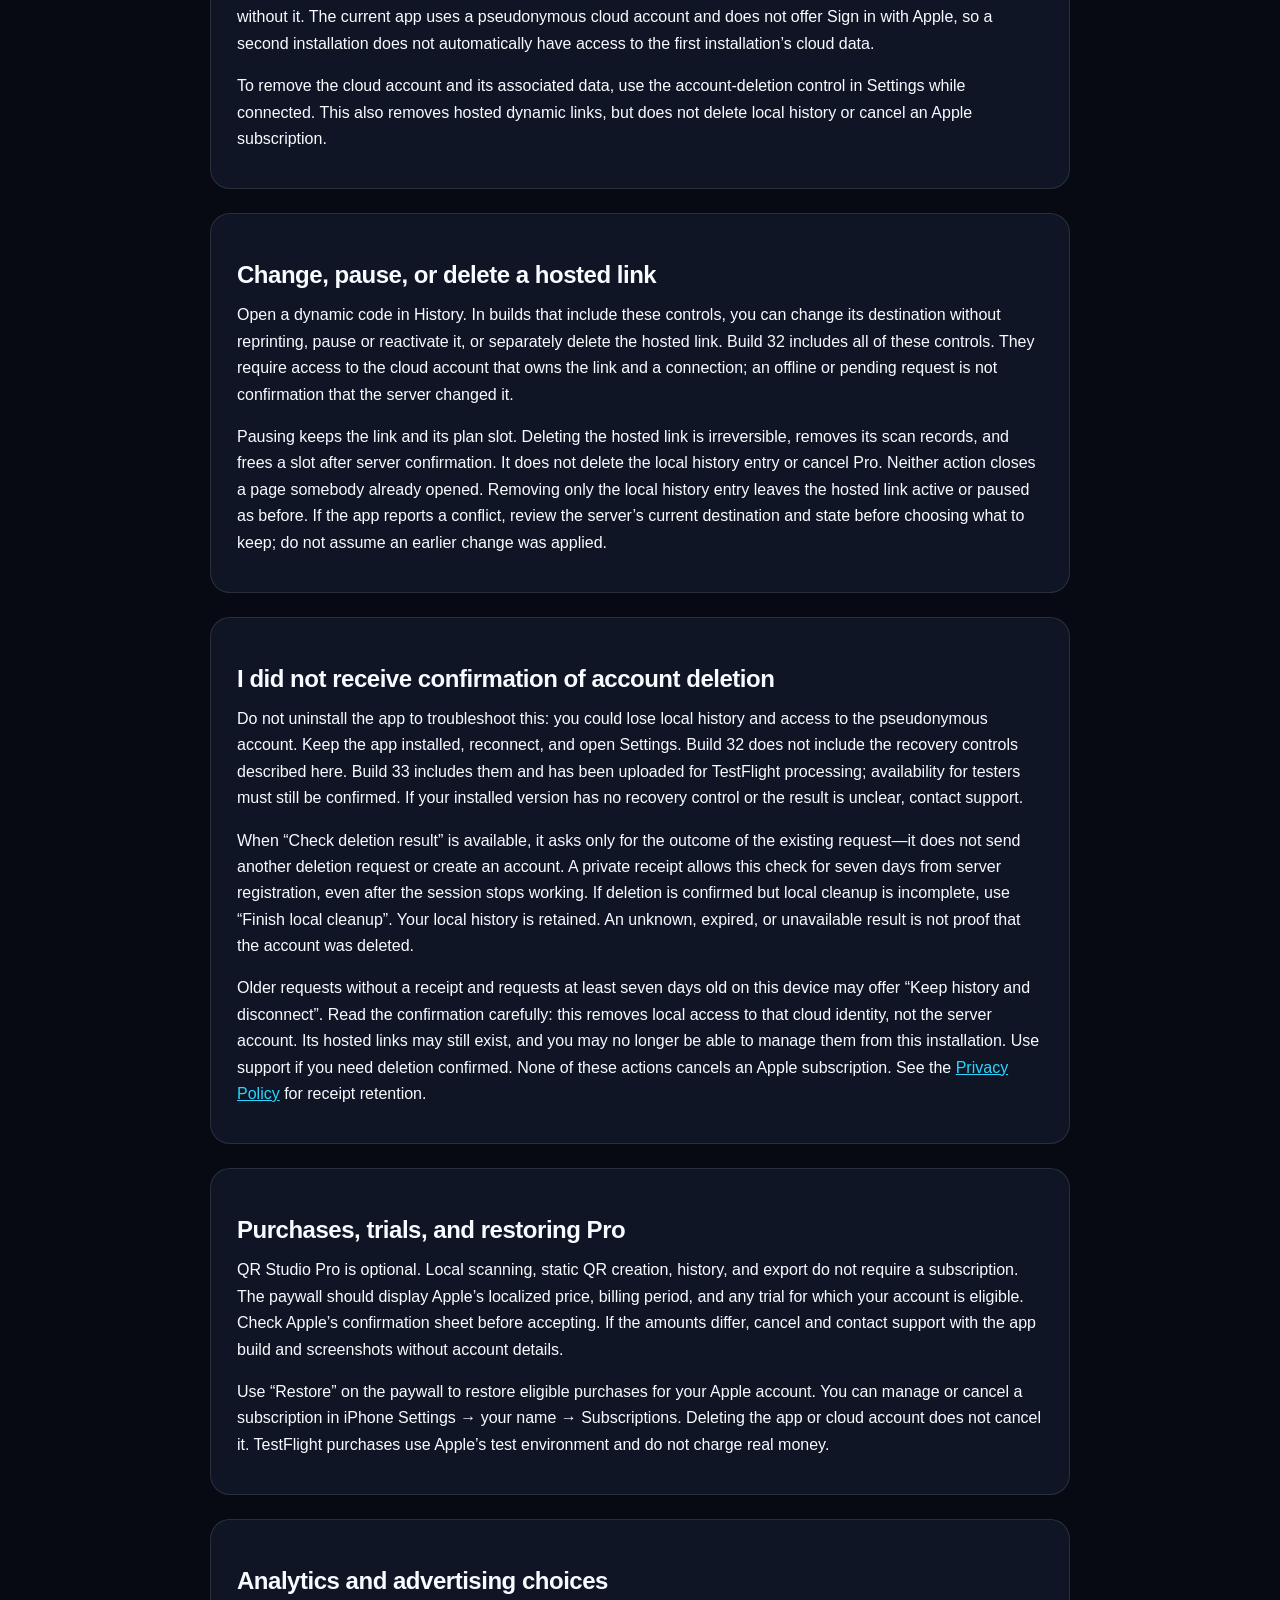
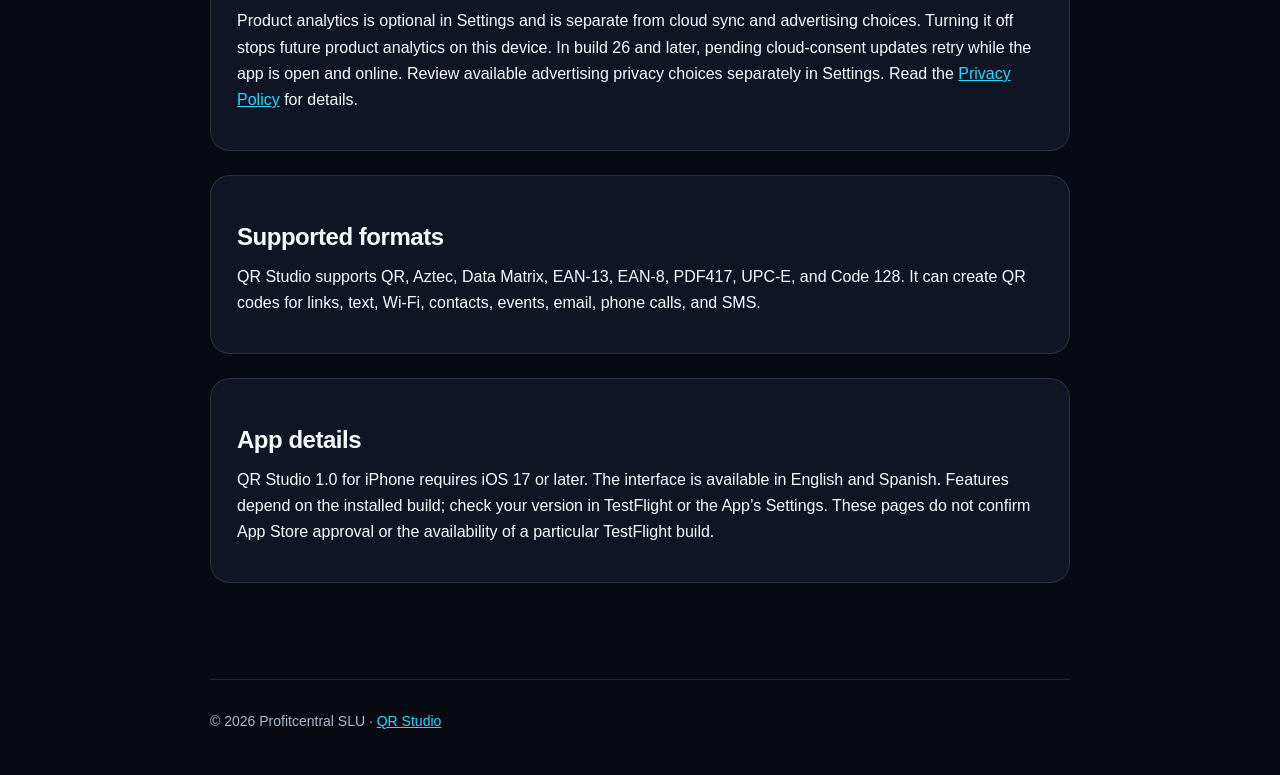
<file: support.html>
<!doctype html>
<html lang="en">
<head><meta charset="utf-8"><meta name="viewport" content="width=device-width,initial-scale=1"><title>Support — QR Studio</title><link rel="icon" href="app-icon.svg"><link rel="stylesheet" href="style.css"></head>
<body>
  <header class="topbar"><a class="brand" href="index.html"><img src="app-icon.svg" alt=""><span>QR Studio</span></a><nav><a href="privacy.html">Privacy</a><a href="terms.html">Terms</a><a href="support.html">Support</a></nav></header>
  <main class="legal">
    <div class="eyebrow">Help when you need it</div><h1>QR Studio Support</h1><p class="lead">Quick answers for scanning, creating, saving, exporting, and optional cloud features.</p><span class="updated">Updated September 18, 2026</span>
    <section class="section"><h2>Contact support</h2><p>Email <a href="mailto:contact@profitcentral.net">contact@profitcentral.net</a> with a short description of the issue, your app version and build, your iPhone model, and your iOS version. Please do not send passwords, recovery keys, payment details, or private QR content.</p></section>
    <section class="section"><h2>The camera does not open</h2><p>Open iPhone Settings, find QR Studio, and allow Camera access. You can still paste a code manually or read a code from an image when camera scanning is unavailable.</p></section>
    <section class="section"><h2>Read a code from a photo</h2><p>In the Scanner tab, choose Photos and select an image containing a supported QR or barcode. The image is analyzed locally and is not uploaded to us.</p></section>
    <section class="section"><h2>A link shows a warning</h2><p>QR Studio checks links locally before opening them. It warns about unencrypted HTTP links, numeric IP addresses, encoded domains, embedded credentials, and unsupported schemes. Only continue if you recognize and trust the destination.</p></section>
    <section class="section"><h2>Export or delete history</h2><p>Use Settings to export history as CSV or delete all saved history. Individual records can be managed from History. In build 26 and later, deleting a static code also queues its cloud deletion for the next successful sync to the same account. Offline deletion is not an immediate server deletion. Removing a dynamic QR from local history does not deactivate its hosted link. Keep an export if you need a separate copy.</p></section>
    <section class="section"><h2>Cloud sync and account deletion</h2><p>Cloud sync is optional and can be enabled in Settings. It can upload your saved code contents, including personal text or Wi-Fi credentials; review your history first. Local scanning, creation, history, and export continue to work without it. The current app uses a pseudonymous cloud account and does not offer Sign in with Apple, so a second installation does not automatically have access to the first installation’s cloud data.</p><p>To remove the cloud account and its associated data, use the account-deletion control in Settings while connected. This also removes hosted dynamic links, but does not delete local history or cancel an Apple subscription.</p></section>
    <section class="section"><h2>Change, pause, or delete a hosted link</h2><p>Open a dynamic code in History. In builds that include these controls, you can change its destination without reprinting, pause or reactivate it, or separately delete the hosted link. Build 32 includes all of these controls. They require access to the cloud account that owns the link and a connection; an offline or pending request is not confirmation that the server changed it.</p><p>Pausing keeps the link and its plan slot. Deleting the hosted link is irreversible, removes its scan records, and frees a slot after server confirmation. It does not delete the local history entry or cancel Pro. Neither action closes a page somebody already opened. Removing only the local history entry leaves the hosted link active or paused as before. If the app reports a conflict, review the server’s current destination and state before choosing what to keep; do not assume an earlier change was applied.</p></section>
    <section class="section"><h2>I did not receive confirmation of account deletion</h2><p>Do not uninstall the app to troubleshoot this: you could lose local history and access to the pseudonymous account. Keep the app installed, reconnect, and open Settings. Build 32 does not include the recovery controls described here. Build 33 includes them and has been uploaded for TestFlight processing; availability for testers must still be confirmed. If your installed version has no recovery control or the result is unclear, contact support.</p><p>When “Check deletion result” is available, it asks only for the outcome of the existing request—it does not send another deletion request or create an account. A private receipt allows this check for seven days from server registration, even after the session stops working. If deletion is confirmed but local cleanup is incomplete, use “Finish local cleanup”. Your local history is retained. An unknown, expired, or unavailable result is not proof that the account was deleted.</p><p>Older requests without a receipt and requests at least seven days old on this device may offer “Keep history and disconnect”. Read the confirmation carefully: this removes local access to that cloud identity, not the server account. Its hosted links may still exist, and you may no longer be able to manage them from this installation. Use support if you need deletion confirmed. None of these actions cancels an Apple subscription. See the <a href="privacy.html">Privacy Policy</a> for receipt retention.</p></section>
    <section class="section"><h2>Purchases, trials, and restoring Pro</h2><p>QR Studio Pro is optional. Local scanning, static QR creation, history, and export do not require a subscription. The paywall should display Apple’s localized price, billing period, and any trial for which your account is eligible. Check Apple’s confirmation sheet before accepting. If the amounts differ, cancel and contact support with the app build and screenshots without account details.</p><p>Use “Restore” on the paywall to restore eligible purchases for your Apple account. You can manage or cancel a subscription in iPhone Settings → your name → Subscriptions. Deleting the app or cloud account does not cancel it. TestFlight purchases use Apple’s test environment and do not charge real money.</p></section>
    <section class="section"><h2>Analytics and advertising choices</h2><p>Product analytics is optional in Settings and is separate from cloud sync and advertising choices. Turning it off stops future product analytics on this device. In build 26 and later, pending cloud-consent updates retry while the app is open and online. Review available advertising privacy choices separately in Settings. Read the <a href="privacy.html">Privacy Policy</a> for details.</p></section>
    <section class="section"><h2>Supported formats</h2><p>QR Studio supports QR, Aztec, Data Matrix, EAN-13, EAN-8, PDF417, UPC-E, and Code 128. It can create QR codes for links, text, Wi-Fi, contacts, events, email, phone calls, and SMS.</p></section>
    <section class="section"><h2>App details</h2><p>QR Studio 1.0 for iPhone requires iOS 17 or later. The interface is available in English and Spanish. Features depend on the installed build; check your version in TestFlight or the App’s Settings. These pages do not confirm App Store approval or the availability of a particular TestFlight build.</p></section>
  </main>
  <footer>© 2026 Profitcentral SLU · <a href="index.html">QR Studio</a></footer>
</body>
</html>
</file>
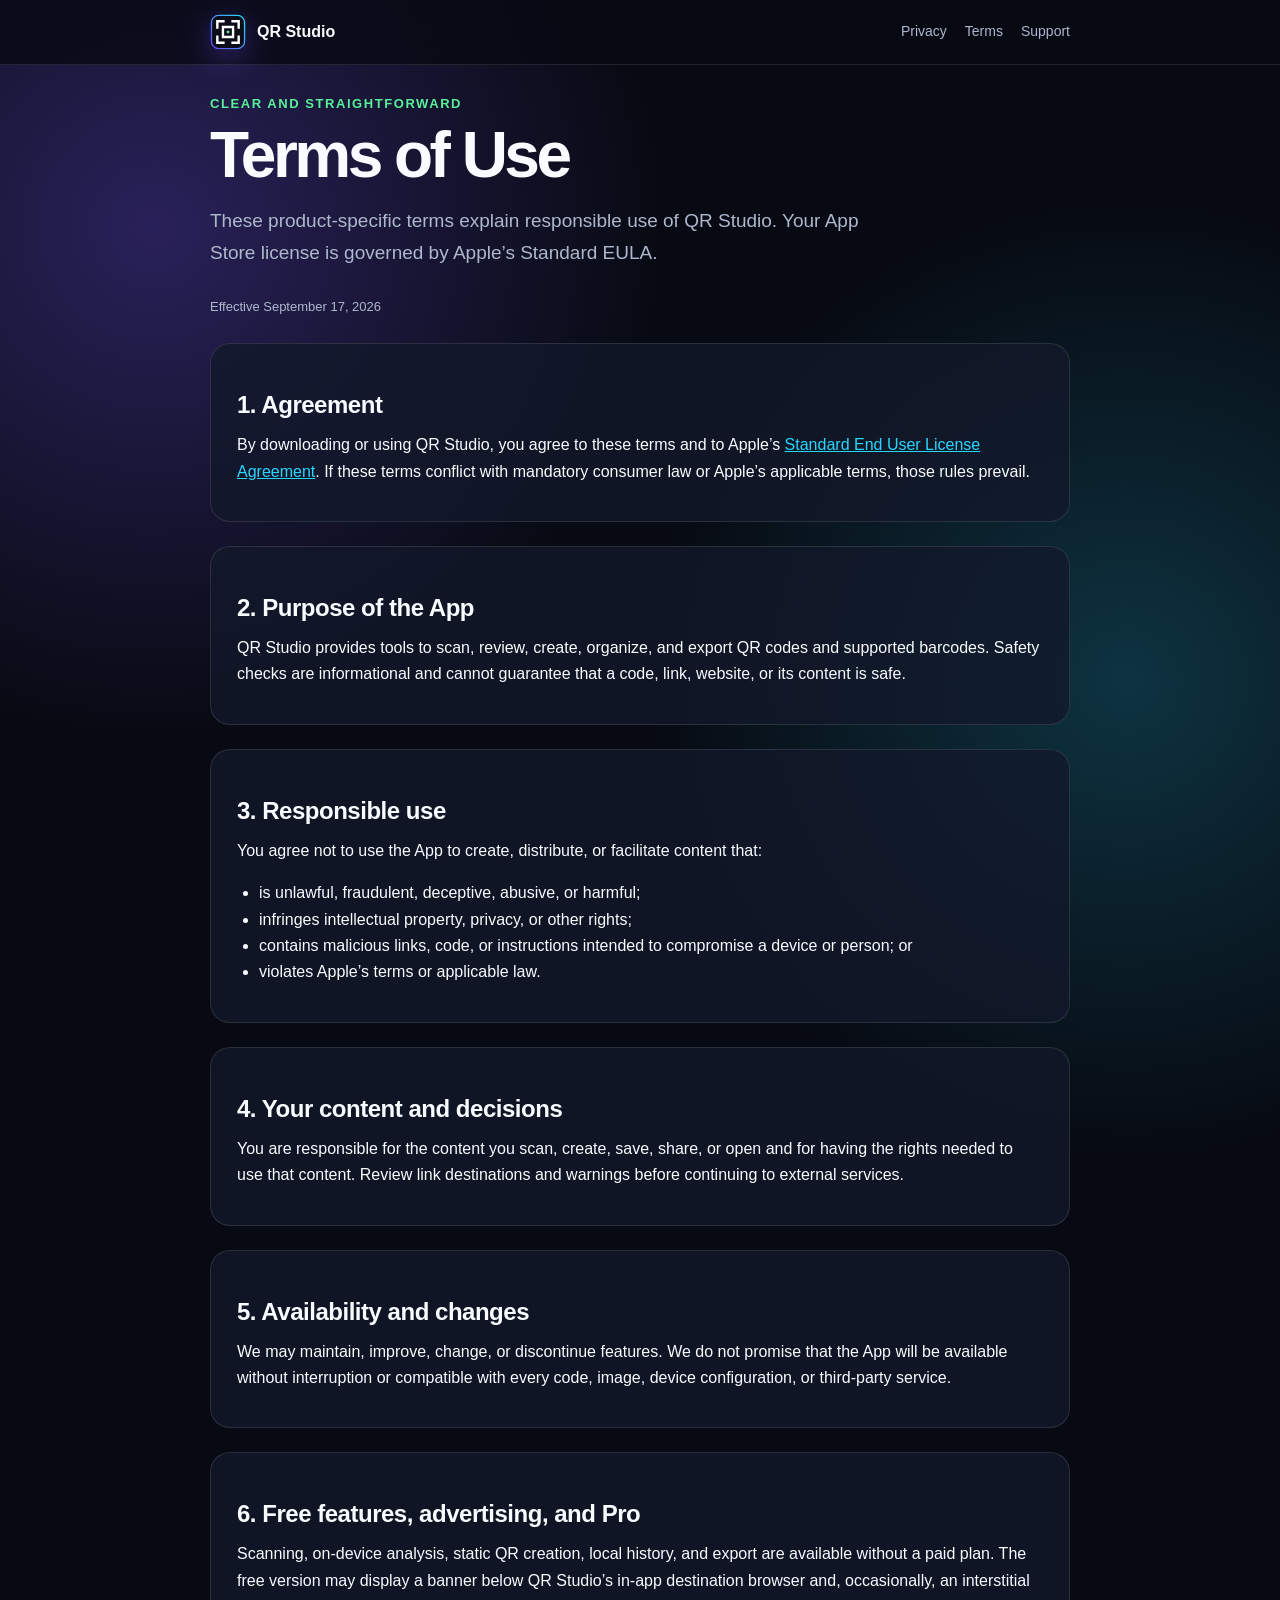
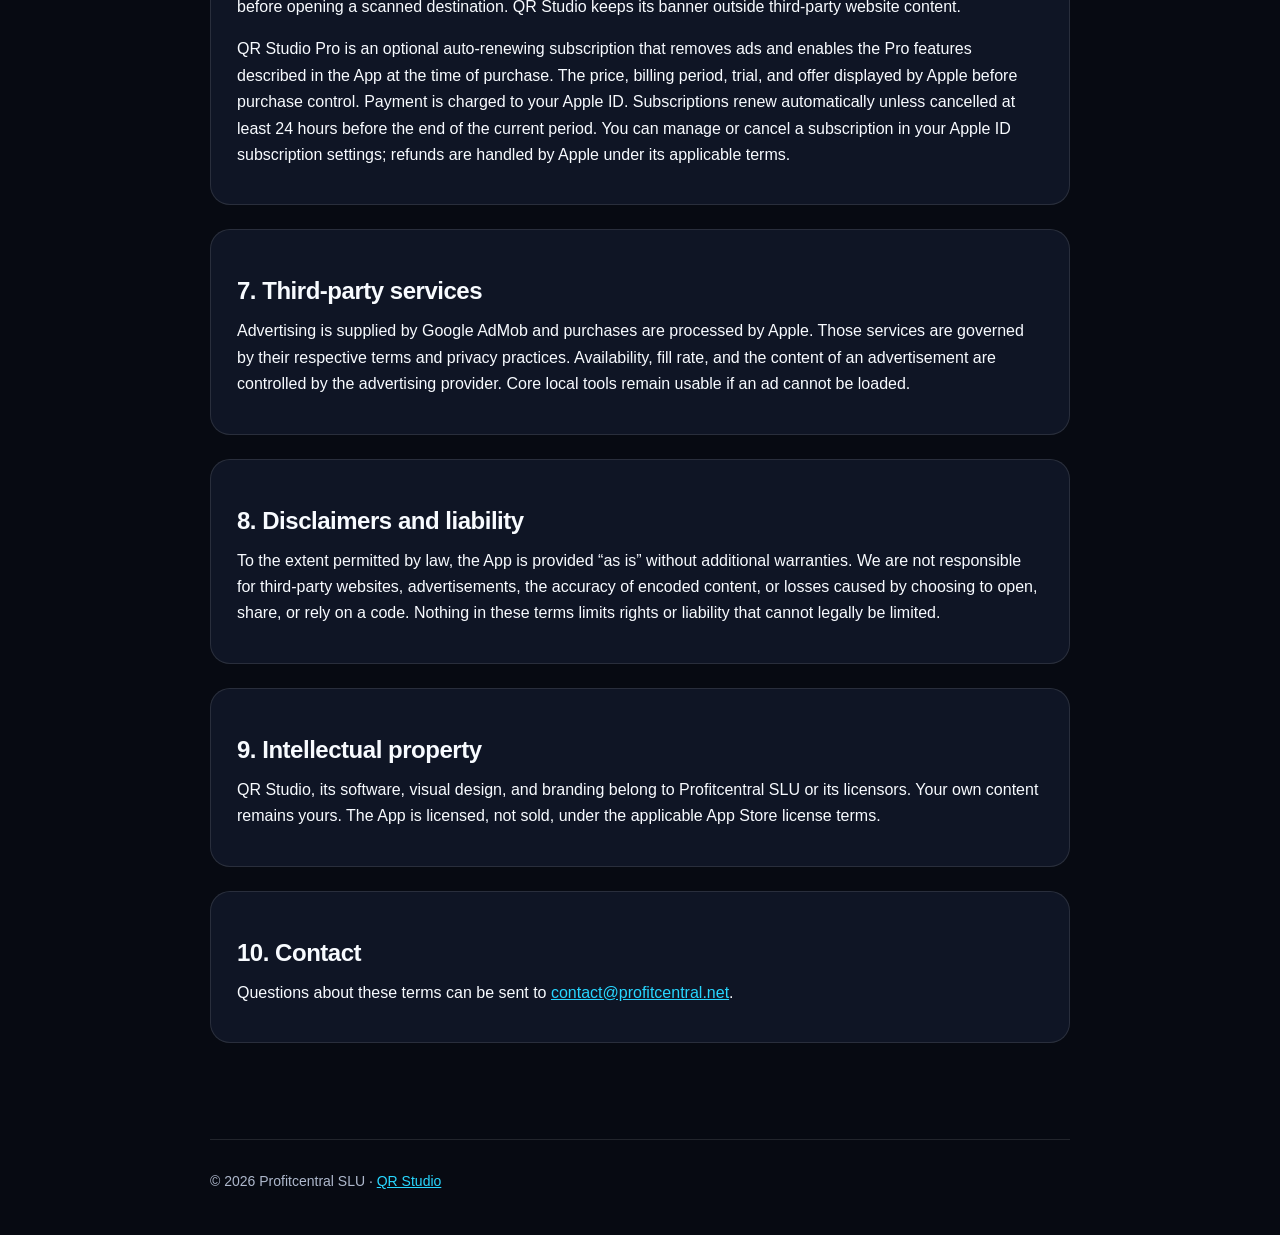
<file: terms.html>
<!doctype html>
<html lang="en">
<head><meta charset="utf-8"><meta name="viewport" content="width=device-width,initial-scale=1"><title>Terms of Use — QR Studio</title><link rel="icon" href="app-icon.svg"><link rel="stylesheet" href="style.css"></head>
<body>
  <header class="topbar"><a class="brand" href="index.html"><img src="app-icon.svg" alt=""><span>QR Studio</span></a><nav><a href="privacy.html">Privacy</a><a href="terms.html">Terms</a><a href="support.html">Support</a></nav></header>
  <main class="legal">
    <div class="eyebrow">Clear and straightforward</div><h1>Terms of Use</h1><p class="lead">These product-specific terms explain responsible use of QR Studio. Your App Store license is governed by Apple’s Standard EULA.</p><span class="updated">Effective September 17, 2026</span>
    <section class="section"><h2>1. Agreement</h2><p>By downloading or using QR Studio, you agree to these terms and to Apple’s <a href="https://www.apple.com/legal/internet-services/itunes/dev/stdeula/">Standard End User License Agreement</a>. If these terms conflict with mandatory consumer law or Apple’s applicable terms, those rules prevail.</p></section>
    <section class="section"><h2>2. Purpose of the App</h2><p>QR Studio provides tools to scan, review, create, organize, and export QR codes and supported barcodes. Safety checks are informational and cannot guarantee that a code, link, website, or its content is safe.</p></section>
    <section class="section"><h2>3. Responsible use</h2><p>You agree not to use the App to create, distribute, or facilitate content that:</p><ul><li>is unlawful, fraudulent, deceptive, abusive, or harmful;</li><li>infringes intellectual property, privacy, or other rights;</li><li>contains malicious links, code, or instructions intended to compromise a device or person; or</li><li>violates Apple’s terms or applicable law.</li></ul></section>
    <section class="section"><h2>4. Your content and decisions</h2><p>You are responsible for the content you scan, create, save, share, or open and for having the rights needed to use that content. Review link destinations and warnings before continuing to external services.</p></section>
    <section class="section"><h2>5. Availability and changes</h2><p>We may maintain, improve, change, or discontinue features. We do not promise that the App will be available without interruption or compatible with every code, image, device configuration, or third-party service.</p></section>
    <section class="section"><h2>6. Free features, advertising, and Pro</h2><p>Scanning, on-device analysis, static QR creation, local history, and export are available without a paid plan. The free version may display a banner below QR Studio’s in-app destination browser and, occasionally, an interstitial before opening a scanned destination. QR Studio keeps its banner outside third-party website content.</p><p>QR Studio Pro is an optional auto-renewing subscription that removes ads and enables the Pro features described in the App at the time of purchase. The price, billing period, trial, and offer displayed by Apple before purchase control. Payment is charged to your Apple ID. Subscriptions renew automatically unless cancelled at least 24 hours before the end of the current period. You can manage or cancel a subscription in your Apple ID subscription settings; refunds are handled by Apple under its applicable terms.</p></section>
    <section class="section"><h2>7. Third-party services</h2><p>Advertising is supplied by Google AdMob and purchases are processed by Apple. Those services are governed by their respective terms and privacy practices. Availability, fill rate, and the content of an advertisement are controlled by the advertising provider. Core local tools remain usable if an ad cannot be loaded.</p></section>
    <section class="section"><h2>8. Disclaimers and liability</h2><p>To the extent permitted by law, the App is provided “as is” without additional warranties. We are not responsible for third-party websites, advertisements, the accuracy of encoded content, or losses caused by choosing to open, share, or rely on a code. Nothing in these terms limits rights or liability that cannot legally be limited.</p></section>
    <section class="section"><h2>9. Intellectual property</h2><p>QR Studio, its software, visual design, and branding belong to Profitcentral SLU or its licensors. Your own content remains yours. The App is licensed, not sold, under the applicable App Store license terms.</p></section>
    <section class="section"><h2>10. Contact</h2><p>Questions about these terms can be sent to <a href="mailto:contact@profitcentral.net">contact@profitcentral.net</a>.</p></section>
  </main>
  <footer>© 2026 Profitcentral SLU · <a href="index.html">QR Studio</a></footer>
</body>
</html>
</file>
<file: style.css>
:root {
  --ink: #f8fbff;
  --muted: #aeb8cc;
  --panel: rgba(19, 25, 43, .78);
  --line: rgba(255,255,255,.11);
  --violet: #7857ff;
  --cyan: #28d7ff;
  --green: #58f09a;
  --max: 860px;
}

* { box-sizing: border-box; }
html { color-scheme: dark; scroll-behavior: smooth; }
body {
  margin: 0;
  min-height: 100vh;
  color: var(--ink);
  background:
    radial-gradient(circle at 12% 8%, rgba(120,87,255,.3), transparent 32rem),
    radial-gradient(circle at 88% 24%, rgba(40,215,255,.2), transparent 30rem),
    #070a12;
  font: 16px/1.65 -apple-system, BlinkMacSystemFont, "SF Pro Text", "Segoe UI", sans-serif;
}

a { color: var(--cyan); }
.topbar {
  position: sticky;
  top: 0;
  z-index: 10;
  display: flex;
  align-items: center;
  justify-content: space-between;
  gap: 18px;
  padding: 14px max(22px, calc((100vw - var(--max)) / 2));
  border-bottom: 1px solid var(--line);
  background: rgba(7,10,18,.78);
  backdrop-filter: blur(18px);
}
.brand { display: flex; align-items: center; gap: 11px; color: var(--ink); font-weight: 760; text-decoration: none; }
.brand img { width: 36px; height: 36px; border-radius: 10px; box-shadow: 0 8px 30px rgba(120,87,255,.35); }
nav { display: flex; gap: 18px; }
nav a { color: var(--muted); text-decoration: none; font-size: 14px; }
nav a:hover { color: var(--ink); }

main { width: min(var(--max), calc(100% - 40px)); margin: 0 auto; padding: 72px 0 96px; }
.hero { display: grid; grid-template-columns: 1fr 210px; align-items: center; gap: 56px; padding: 30px 0 62px; }
.hero img { width: 190px; border-radius: 43px; box-shadow: 0 28px 90px rgba(40,215,255,.2), 0 12px 50px rgba(120,87,255,.45); }
.eyebrow { color: var(--green); font-size: 13px; font-weight: 750; letter-spacing: .12em; text-transform: uppercase; }
h1 { margin: 10px 0 18px; font-size: clamp(44px, 8vw, 76px); line-height: .98; letter-spacing: -.055em; }
h2 { margin: 42px 0 12px; font-size: 24px; line-height: 1.25; letter-spacing: -.02em; }
p, ul { margin: 0 0 16px; }
ul { padding-left: 22px; }
.lead { max-width: 650px; color: var(--muted); font-size: 19px; }
.updated { display: inline-block; margin-top: 12px; color: var(--muted); font-size: 13px; }
.cards { display: grid; grid-template-columns: repeat(3, 1fr); gap: 14px; }
.card {
  min-height: 190px;
  padding: 24px;
  color: var(--ink);
  text-decoration: none;
  border: 1px solid var(--line);
  border-radius: 22px;
  background: var(--panel);
  box-shadow: inset 0 1px rgba(255,255,255,.05);
}
.card strong { display: block; margin-bottom: 9px; font-size: 20px; }
.card span { color: var(--muted); }
.card:hover { transform: translateY(-2px); border-color: rgba(40,215,255,.45); }
.legal { padding-top: 28px; }
.legal h1 { font-size: clamp(42px, 7vw, 64px); }
.section { margin-top: 24px; padding: 4px 26px 20px; border: 1px solid var(--line); border-radius: 20px; background: var(--panel); }
footer { width: min(var(--max), calc(100% - 40px)); margin: 0 auto; padding: 30px 0 42px; border-top: 1px solid var(--line); color: var(--muted); font-size: 14px; }

@media (max-width: 680px) {
  .topbar { align-items: flex-start; }
  nav { gap: 10px; flex-wrap: wrap; justify-content: flex-end; }
  .hero { grid-template-columns: 1fr; }
  .hero img { order: -1; width: 104px; border-radius: 24px; }
  .cards { grid-template-columns: 1fr; }
  main { padding-top: 44px; }
}
</file>
